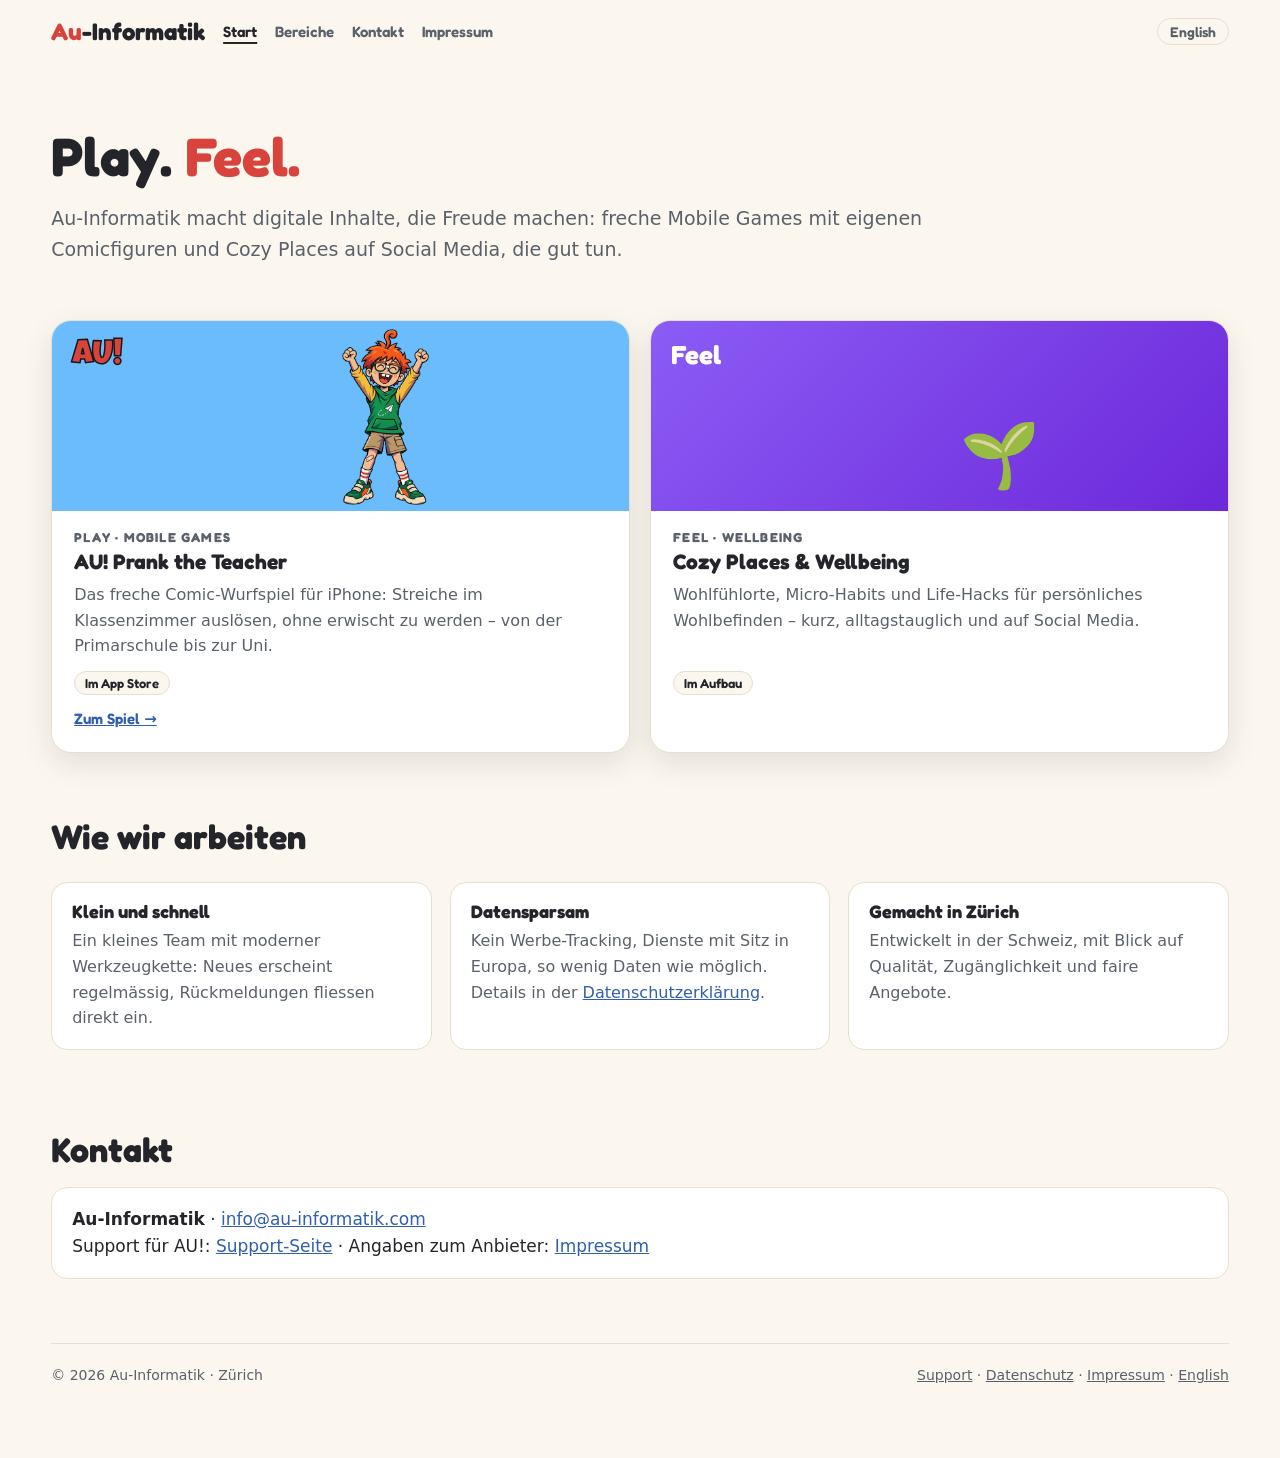
<file: index.html>
<!doctype html>
<html lang="de">
<head>
  <meta charset="utf-8">
  <meta name="viewport" content="width=device-width, initial-scale=1">
  <title>Au-Informatik – Play. Feel.</title>
  <meta name="description" content="Au-Informatik: Play – Mobile Games wie AU! Prank the Teacher; Feel – Cozy Places und Wellbeing auf Social Media.">
  <meta property="og:title" content="Au-Informatik">
  <meta property="og:description" content="Mobile Games und Cozy Places.">
  <meta property="og:url" content="https://au-informatik.com/">
  <meta property="og:type" content="website">
  <link rel="alternate" hreflang="de" href="https://au-informatik.com/">
  <link rel="alternate" hreflang="en" href="https://au-informatik.com/en/">
  <link rel="icon" href="favicon.png">
  <link rel="apple-touch-icon" href="apple-touch-icon.png">
  <link rel="stylesheet" href="stil.css">
</head>
<body>
<main class="breit">
  <header>
    <a class="logo firma" href="index.html"><b>Au</b>-Informatik</a>
    <nav>
      <a href="index.html" aria-current="page">Start</a>
      <a href="#bereiche">Bereiche</a>
      <a href="#kontakt">Kontakt</a>
      <a href="impressum.html">Impressum</a>
    </nav>
    <a class="sprache" href="en/index.html" hreflang="en">English</a>
  </header>

  <section class="firma-held">
    <h1>Play. <em>Feel.</em></h1>
    <p>Au-Informatik macht digitale Inhalte, die Freude machen: freche Mobile Games mit eigenen Comicfiguren und Cozy Places auf Social Media, die gut tun.</p>
  </section>

  <section id="bereiche">
    <div class="saeulen zwei">
      <article class="saeule spiel">
        <div class="kopf"><span class="marke">AU!</span><img src="bilder/figur-jubel.webp" alt="" width="255" height="520"></div>
        <div class="inhalt">
          <p class="bereich">Play · Mobile Games</p>
          <h3>AU! Prank the Teacher</h3>
          <p>Das freche Comic-Wurfspiel für iPhone: Streiche im Klassenzimmer auslösen, ohne erwischt zu werden – von der Primarschule bis zur Uni.</p>
          <span class="status">Im App Store</span>
        </div>
        <p class="weiter"><a href="spiel.html">Zum Spiel →</a></p>
      </article>
      <article class="saeule wohl">
        <div class="kopf"><span class="marke">Feel</span><span class="zeichen-gross" aria-hidden="true">🌱</span></div>
        <div class="inhalt">
          <p class="bereich">Feel · Wellbeing</p>
          <h3>Cozy Places &amp; Wellbeing</h3>
          <p>Wohlfühlorte, Micro-Habits und Life-Hacks für persönliches Wohlbefinden – kurz, alltagstauglich und auf Social Media.</p>
          <span class="status">Im Aufbau</span>
        </div>
        <p class="weiter" aria-hidden="true"></p>
      </article>
    </div>
  </section>

  <section class="block">
    <h2>Wie wir arbeiten</h2>
    <div class="grundsaetze">
      <div class="karte"><h3>Klein und schnell</h3><p>Ein kleines Team mit moderner Werkzeugkette: Neues erscheint regelmässig, Rückmeldungen fliessen direkt ein.</p></div>
      <div class="karte"><h3>Datensparsam</h3><p>Kein Werbe-Tracking, Dienste mit Sitz in Europa, so wenig Daten wie möglich. Details in der <a href="datenschutz.html">Datenschutzerklärung</a>.</p></div>
      <div class="karte"><h3>Gemacht in Zürich</h3><p>Entwickelt in der Schweiz, mit Blick auf Qualität, Zugänglichkeit und faire Angebote.</p></div>
    </div>
  </section>

  <section class="block" id="kontakt">
    <h2>Kontakt</h2>
    <div class="karte">
      <p style="margin:0"><strong>Au-Informatik</strong> · <a href="mailto:info@au-informatik.com">info@au-informatik.com</a><br>
      Support für AU!: <a href="support.html">Support-Seite</a> · Angaben zum Anbieter: <a href="impressum.html">Impressum</a></p>
    </div>
  </section>

  <footer>
    <span>© 2026 Au-Informatik · Zürich</span>
    <span><a href="support.html">Support</a> · <a href="datenschutz.html">Datenschutz</a> · <a href="impressum.html">Impressum</a> · <a href="en/index.html" hreflang="en">English</a></span>
  </footer>
</main>
</body>
</html>
</file>
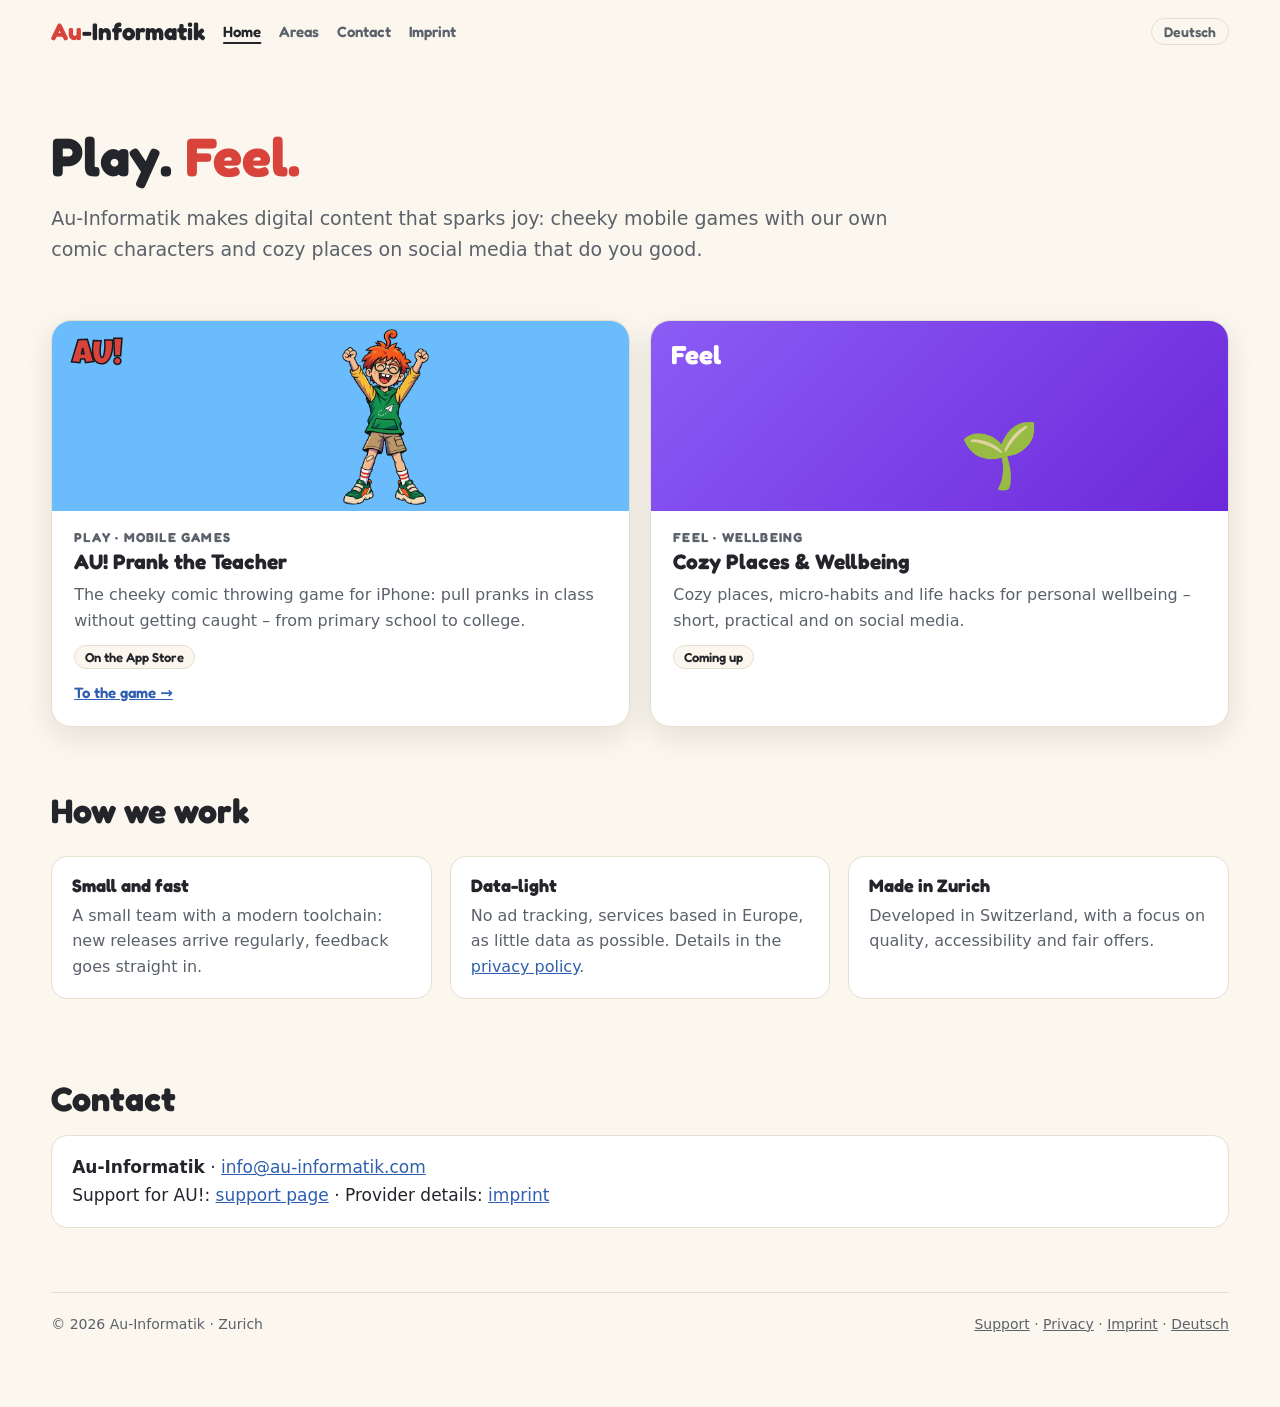
<file: en/index.html>
<!doctype html>
<html lang="en">
<head>
  <meta charset="utf-8">
  <meta name="viewport" content="width=device-width, initial-scale=1">
  <title>Au-Informatik – Play. Feel.</title>
  <meta name="description" content="Au-Informatik: Play – mobile games like AU! Prank the Teacher; Feel – cozy places and wellbeing on social media.">
  <meta property="og:title" content="Au-Informatik">
  <meta property="og:description" content="Mobile games and cozy places.">
  <meta property="og:url" content="https://au-informatik.com/en/">
  <meta property="og:type" content="website">
  <link rel="alternate" hreflang="de" href="https://au-informatik.com/">
  <link rel="alternate" hreflang="en" href="https://au-informatik.com/en/">
  <link rel="icon" href="../favicon.png">
  <link rel="apple-touch-icon" href="../apple-touch-icon.png">
  <link rel="stylesheet" href="../stil.css">
</head>
<body>
<main class="breit">
  <header>
    <a class="logo firma" href="index.html"><b>Au</b>-Informatik</a>
    <nav>
      <a href="index.html" aria-current="page">Home</a>
      <a href="#areas">Areas</a>
      <a href="#contact">Contact</a>
      <a href="imprint.html">Imprint</a>
    </nav>
    <a class="sprache" href="../index.html" hreflang="de">Deutsch</a>
  </header>

  <section class="firma-held">
    <h1>Play. <em>Feel.</em></h1>
    <p>Au-Informatik makes digital content that sparks joy: cheeky mobile games with our own comic characters and cozy places on social media that do you good.</p>
  </section>

  <section id="areas">
    <div class="saeulen zwei">
      <article class="saeule spiel">
        <div class="kopf"><span class="marke">AU!</span><img src="../bilder/figur-jubel.webp" alt="" width="255" height="520"></div>
        <div class="inhalt">
          <p class="bereich">Play · Mobile Games</p>
          <h3>AU! Prank the Teacher</h3>
          <p>The cheeky comic throwing game for iPhone: pull pranks in class without getting caught – from primary school to college.</p>
          <span class="status">On the App Store</span>
        </div>
        <p class="weiter"><a href="game.html">To the game →</a></p>
      </article>
      <article class="saeule wohl">
        <div class="kopf"><span class="marke">Feel</span><span class="zeichen-gross" aria-hidden="true">🌱</span></div>
        <div class="inhalt">
          <p class="bereich">Feel · Wellbeing</p>
          <h3>Cozy Places &amp; Wellbeing</h3>
          <p>Cozy places, micro-habits and life hacks for personal wellbeing – short, practical and on social media.</p>
          <span class="status">Coming up</span>
        </div>
        <p class="weiter" aria-hidden="true"></p>
      </article>
    </div>
  </section>

  <section class="block">
    <h2>How we work</h2>
    <div class="grundsaetze">
      <div class="karte"><h3>Small and fast</h3><p>A small team with a modern toolchain: new releases arrive regularly, feedback goes straight in.</p></div>
      <div class="karte"><h3>Data-light</h3><p>No ad tracking, services based in Europe, as little data as possible. Details in the <a href="privacy.html">privacy policy</a>.</p></div>
      <div class="karte"><h3>Made in Zurich</h3><p>Developed in Switzerland, with a focus on quality, accessibility and fair offers.</p></div>
    </div>
  </section>

  <section class="block" id="contact">
    <h2>Contact</h2>
    <div class="karte">
      <p style="margin:0"><strong>Au-Informatik</strong> · <a href="mailto:info@au-informatik.com">info@au-informatik.com</a><br>
      Support for AU!: <a href="support.html">support page</a> · Provider details: <a href="imprint.html">imprint</a></p>
    </div>
  </section>

  <footer>
    <span>© 2026 Au-Informatik · Zurich</span>
    <span><a href="support.html">Support</a> · <a href="privacy.html">Privacy</a> · <a href="imprint.html">Imprint</a> · <a href="../index.html" hreflang="de">Deutsch</a></span>
  </footer>
</main>
</body>
</html>
</file>
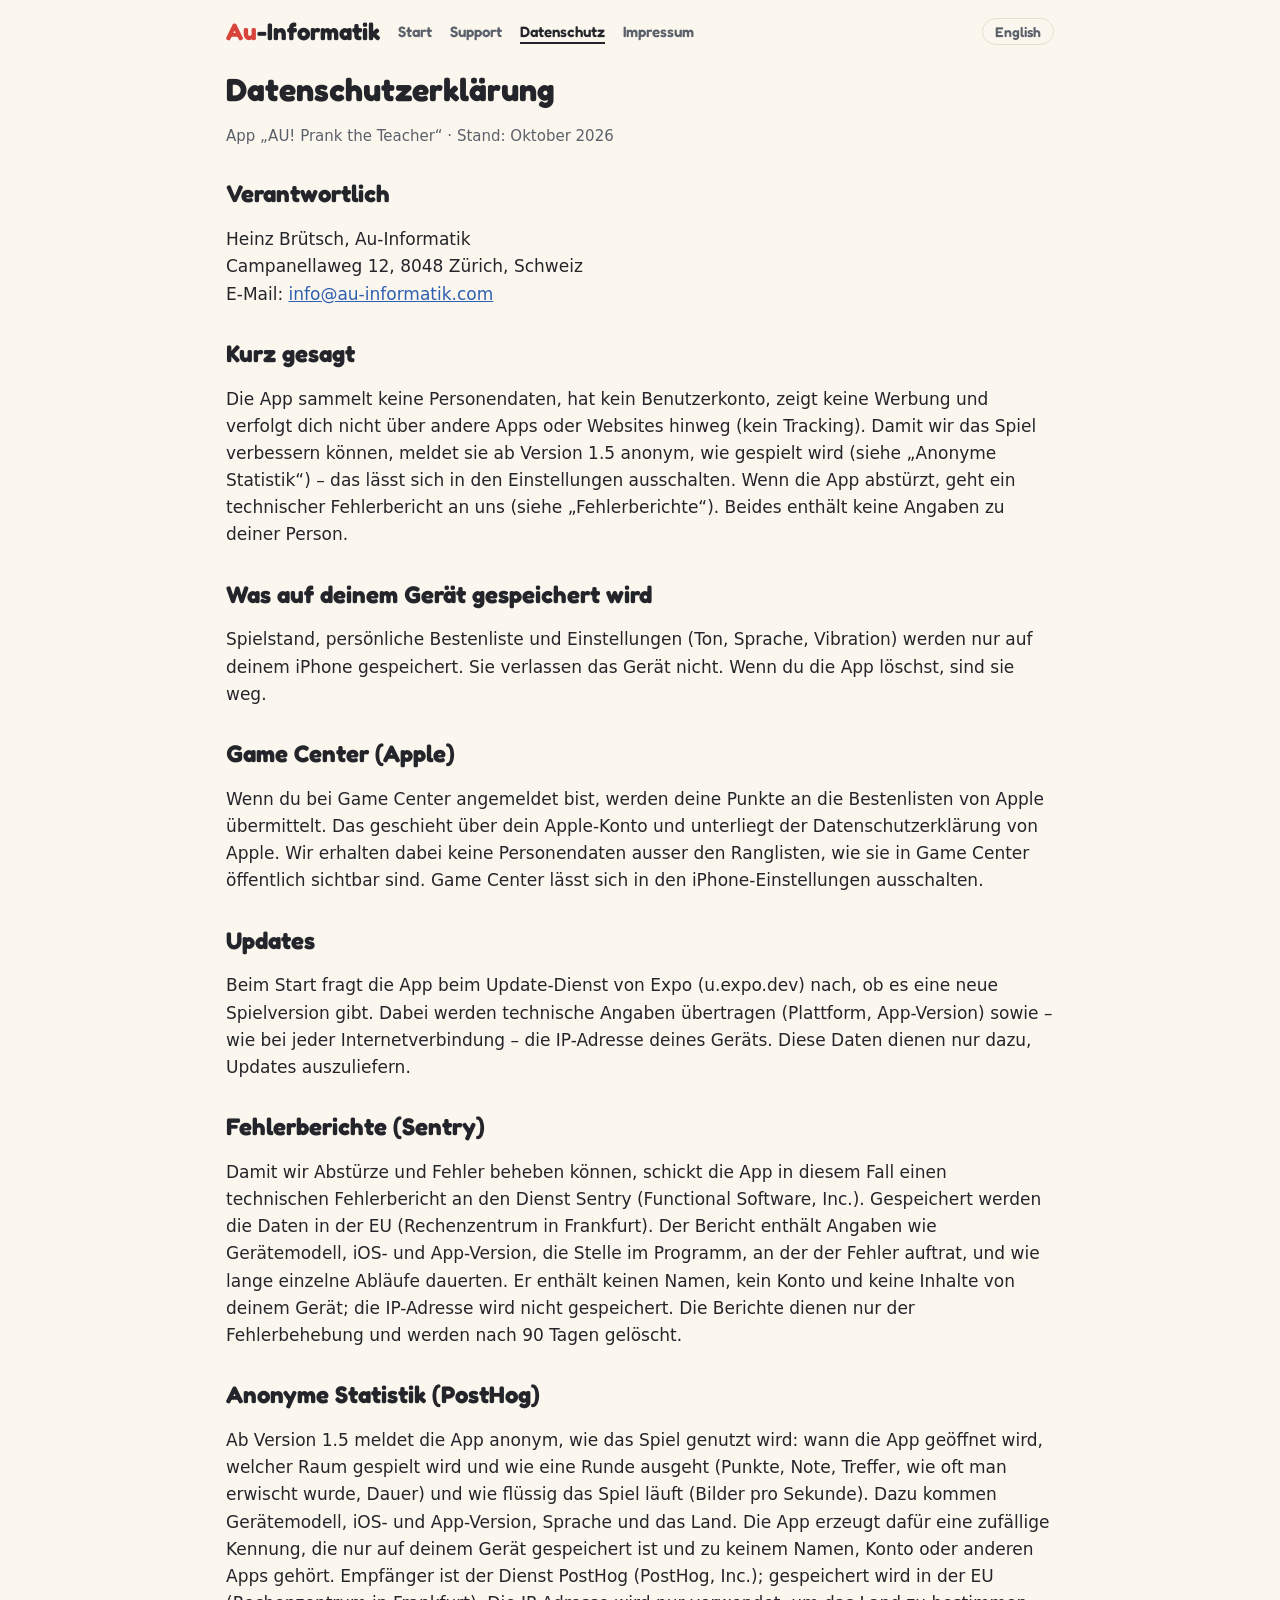
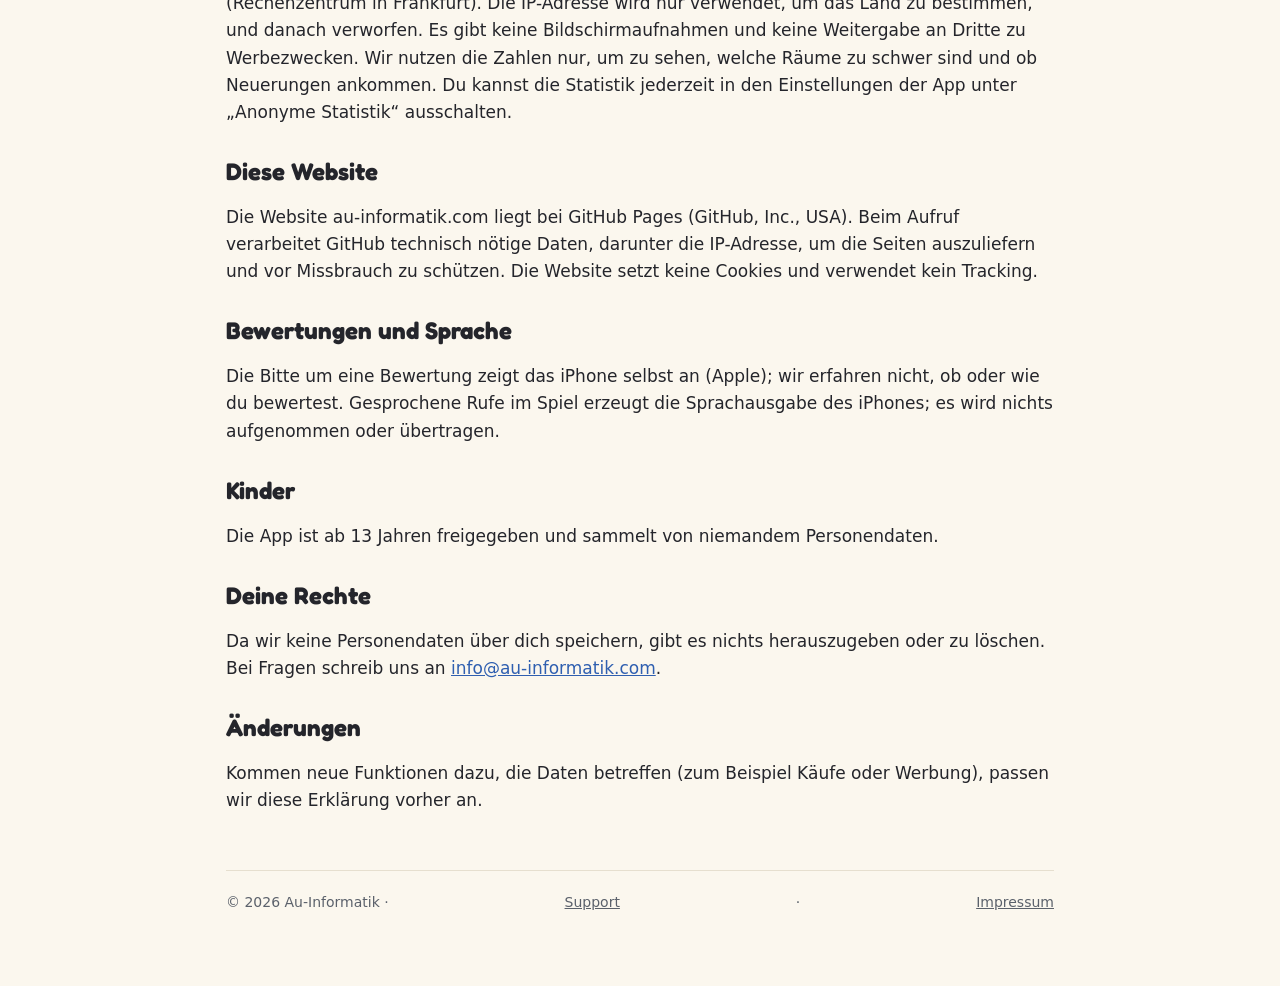
<file: datenschutz.html>
<!doctype html>
<html lang="de">
<head>
  <meta charset="utf-8">
  <meta name="viewport" content="width=device-width, initial-scale=1">
  <title>Datenschutz – AU! Prank the Teacher</title>
  <link rel="icon" href="favicon.png">
  <link rel="stylesheet" href="stil.css">
</head>
<body>
<main>
  <header>
    <a class="logo firma" href="index.html"><b>Au</b>-Informatik</a>
    <nav>
      <a href="index.html">Start</a>
      <a href="support.html">Support</a>
      <a href="datenschutz.html" aria-current="page">Datenschutz</a>
      <a href="impressum.html">Impressum</a>
    </nav>
    <a class="sprache" href="en/privacy.html">English</a>
  </header>

  <h1>Datenschutzerklärung</h1>
  <p class="leise">App „AU! Prank the Teacher“ · Stand: Oktober 2026</p>

  <h2>Verantwortlich</h2>
  <p>Heinz Brütsch, Au-Informatik<br>Campanellaweg 12, 8048 Zürich, Schweiz<br>E-Mail: <a href="mailto:info@au-informatik.com">info@au-informatik.com</a></p>

  <h2>Kurz gesagt</h2>
  <p>Die App sammelt keine Personendaten, hat kein Benutzerkonto, zeigt keine Werbung und verfolgt dich nicht über andere Apps oder Websites hinweg (kein Tracking). Damit wir das Spiel verbessern können, meldet sie ab Version 1.5 anonym, wie gespielt wird (siehe „Anonyme Statistik“) – das lässt sich in den Einstellungen ausschalten. Wenn die App abstürzt, geht ein technischer Fehlerbericht an uns (siehe „Fehlerberichte“). Beides enthält keine Angaben zu deiner Person.</p>

  <h2>Was auf deinem Gerät gespeichert wird</h2>
  <p>Spielstand, persönliche Bestenliste und Einstellungen (Ton, Sprache, Vibration) werden nur auf deinem iPhone gespeichert. Sie verlassen das Gerät nicht. Wenn du die App löschst, sind sie weg.</p>

  <h2>Game Center (Apple)</h2>
  <p>Wenn du bei Game Center angemeldet bist, werden deine Punkte an die Bestenlisten von Apple übermittelt. Das geschieht über dein Apple-Konto und unterliegt der Datenschutzerklärung von Apple. Wir erhalten dabei keine Personendaten ausser den Ranglisten, wie sie in Game Center öffentlich sichtbar sind. Game Center lässt sich in den iPhone-Einstellungen ausschalten.</p>

  <h2>Updates</h2>
  <p>Beim Start fragt die App beim Update-Dienst von Expo (u.expo.dev) nach, ob es eine neue Spielversion gibt. Dabei werden technische Angaben übertragen (Plattform, App-Version) sowie – wie bei jeder Internetverbindung – die IP-Adresse deines Geräts. Diese Daten dienen nur dazu, Updates auszuliefern.</p>

  <h2>Fehlerberichte (Sentry)</h2>
  <p>Damit wir Abstürze und Fehler beheben können, schickt die App in diesem Fall einen technischen Fehlerbericht an den Dienst Sentry (Functional Software, Inc.). Gespeichert werden die Daten in der EU (Rechenzentrum in Frankfurt). Der Bericht enthält Angaben wie Gerätemodell, iOS- und App-Version, die Stelle im Programm, an der der Fehler auftrat, und wie lange einzelne Abläufe dauerten. Er enthält keinen Namen, kein Konto und keine Inhalte von deinem Gerät; die IP-Adresse wird nicht gespeichert. Die Berichte dienen nur der Fehlerbehebung und werden nach 90 Tagen gelöscht.</p>

  <h2>Anonyme Statistik (PostHog)</h2>
  <p>Ab Version 1.5 meldet die App anonym, wie das Spiel genutzt wird: wann die App geöffnet wird, welcher Raum gespielt wird und wie eine Runde ausgeht (Punkte, Note, Treffer, wie oft man erwischt wurde, Dauer) und wie flüssig das Spiel läuft (Bilder pro Sekunde). Dazu kommen Gerätemodell, iOS- und App-Version, Sprache und das Land. Die App erzeugt dafür eine zufällige Kennung, die nur auf deinem Gerät gespeichert ist und zu keinem Namen, Konto oder anderen Apps gehört. Empfänger ist der Dienst PostHog (PostHog, Inc.); gespeichert wird in der EU (Rechenzentrum in Frankfurt). Die IP-Adresse wird nur verwendet, um das Land zu bestimmen, und danach verworfen. Es gibt keine Bildschirmaufnahmen und keine Weitergabe an Dritte zu Werbezwecken. Wir nutzen die Zahlen nur, um zu sehen, welche Räume zu schwer sind und ob Neuerungen ankommen. Du kannst die Statistik jederzeit in den Einstellungen der App unter „Anonyme Statistik“ ausschalten.</p>

  <h2>Diese Website</h2>
  <p>Die Website au-informatik.com liegt bei GitHub Pages (GitHub, Inc., USA). Beim Aufruf verarbeitet GitHub technisch nötige Daten, darunter die IP-Adresse, um die Seiten auszuliefern und vor Missbrauch zu schützen. Die Website setzt keine Cookies und verwendet kein Tracking.</p>

  <h2>Bewertungen und Sprache</h2>
  <p>Die Bitte um eine Bewertung zeigt das iPhone selbst an (Apple); wir erfahren nicht, ob oder wie du bewertest. Gesprochene Rufe im Spiel erzeugt die Sprachausgabe des iPhones; es wird nichts aufgenommen oder übertragen.</p>

  <h2>Kinder</h2>
  <p>Die App ist ab 13 Jahren freigegeben und sammelt von niemandem Personendaten.</p>

  <h2>Deine Rechte</h2>
  <p>Da wir keine Personendaten über dich speichern, gibt es nichts herauszugeben oder zu löschen. Bei Fragen schreib uns an <a href="mailto:info@au-informatik.com">info@au-informatik.com</a>.</p>

  <h2>Änderungen</h2>
  <p>Kommen neue Funktionen dazu, die Daten betreffen (zum Beispiel Käufe oder Werbung), passen wir diese Erklärung vorher an.</p>

  <footer>
    © 2026 Au-Informatik · <a href="support.html">Support</a> · <a href="impressum.html">Impressum</a>
  </footer>
</main>
</body>
</html>
</file>
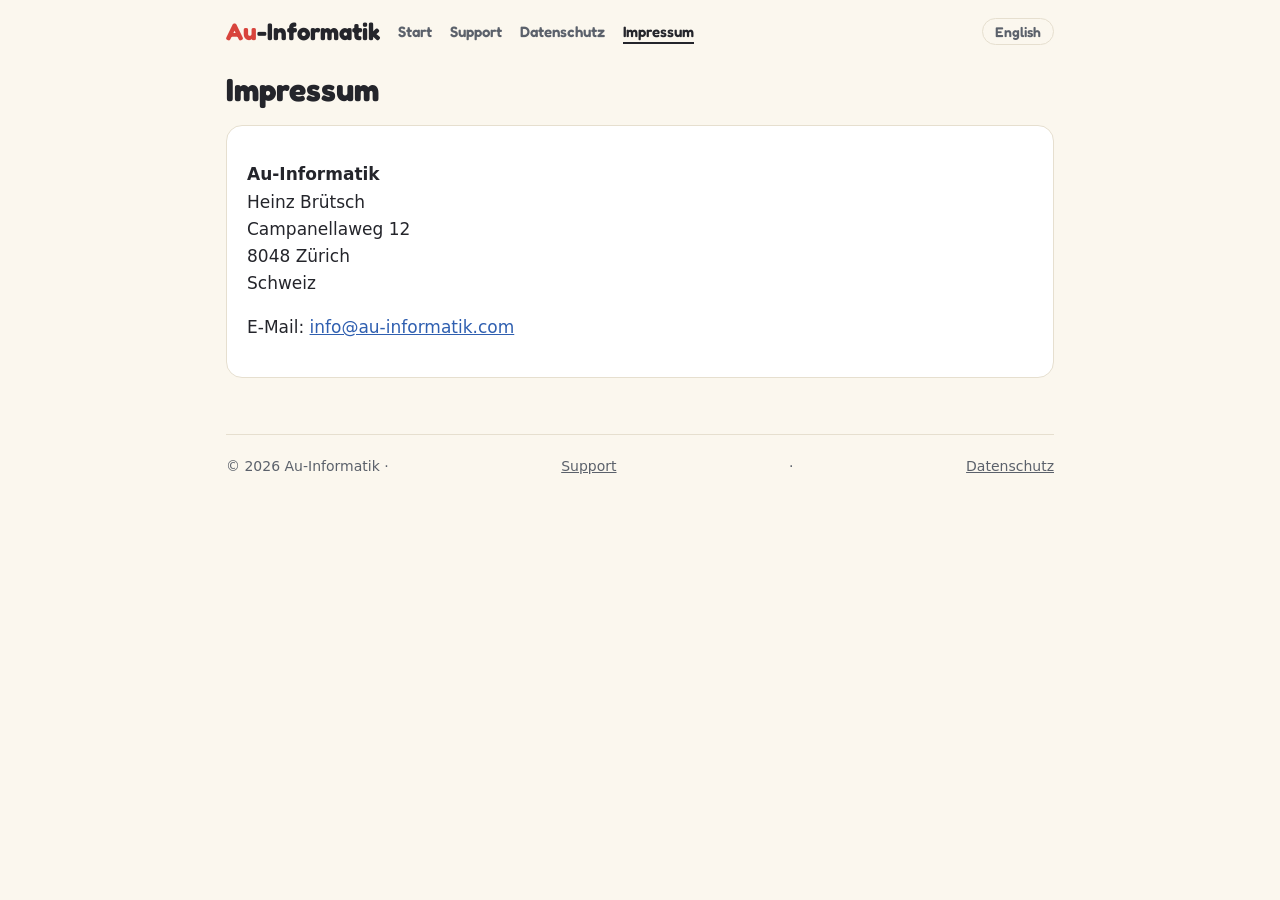
<file: impressum.html>
<!doctype html>
<html lang="de">
<head>
  <meta charset="utf-8">
  <meta name="viewport" content="width=device-width, initial-scale=1">
  <title>Impressum – Au-Informatik</title>
  <link rel="icon" href="favicon.png">
  <link rel="stylesheet" href="stil.css">
</head>
<body>
<main>
  <header>
    <a class="logo firma" href="index.html"><b>Au</b>-Informatik</a>
    <nav>
      <a href="index.html">Start</a>
      <a href="support.html">Support</a>
      <a href="datenschutz.html">Datenschutz</a>
      <a href="impressum.html" aria-current="page">Impressum</a>
    </nav>
    <a class="sprache" href="en/imprint.html">English</a>
  </header>

  <h1>Impressum</h1>
  <div class="karte">
    <p><strong>Au-Informatik</strong><br>
    Heinz Brütsch<br>
    Campanellaweg 12<br>
    8048 Zürich<br>
    Schweiz</p>
    <p>E-Mail: <a href="mailto:info@au-informatik.com">info@au-informatik.com</a></p>
  </div>

  <footer>
    © 2026 Au-Informatik · <a href="support.html">Support</a> · <a href="datenschutz.html">Datenschutz</a>
  </footer>
</main>
</body>
</html>
</file>
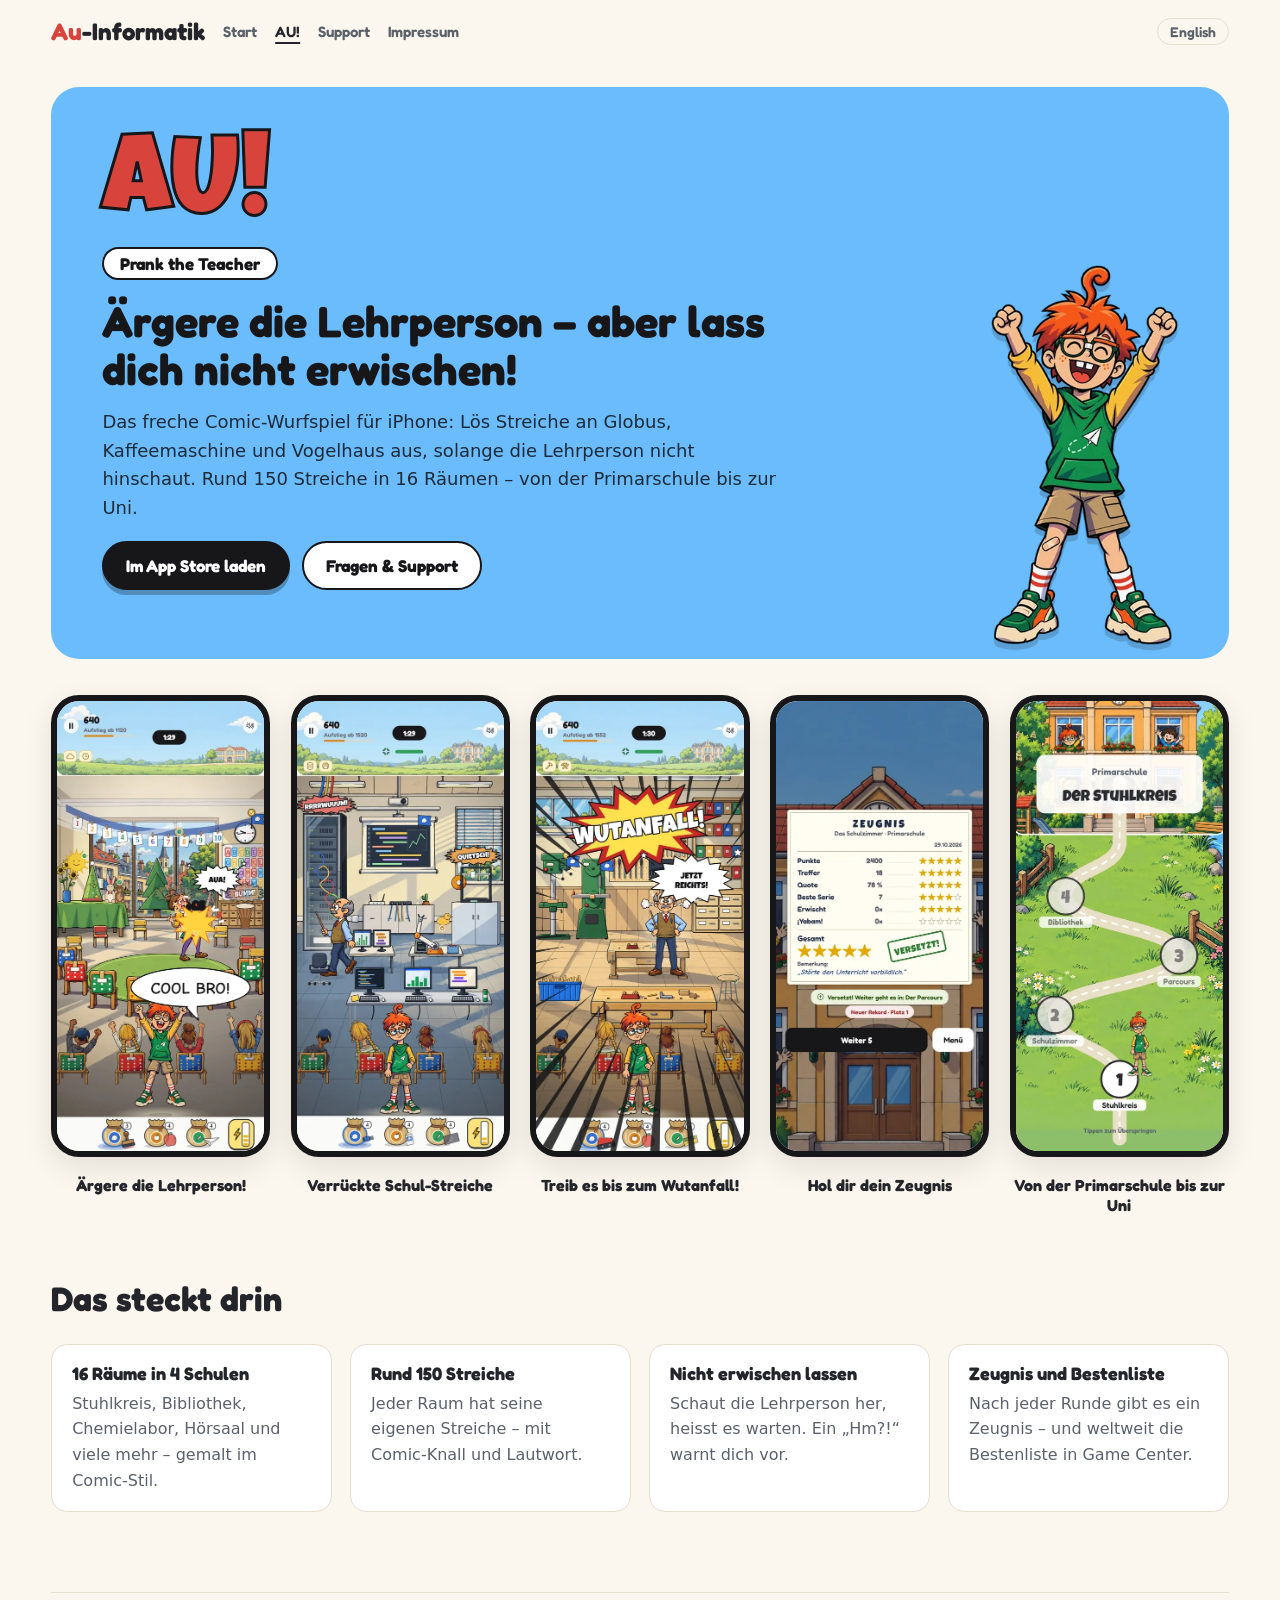
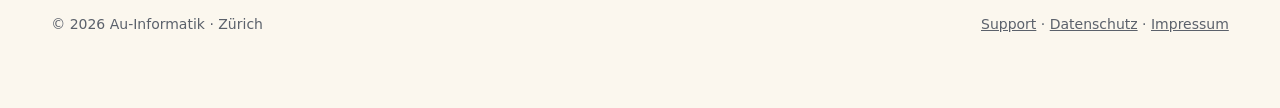
<file: spiel.html>
<!doctype html>
<html lang="de">
<head>
  <meta charset="utf-8">
  <meta name="viewport" content="width=device-width, initial-scale=1">
  <title>AU! Prank the Teacher – das freche Comic-Wurfspiel für iPhone</title>
  <meta name="description" content="AU! Prank the Teacher: Streiche im Klassenzimmer auslösen, ohne erwischt zu werden – rund 150 Streiche in 16 Räumen, von der Primarschule bis zur Uni. Für iPhone.">
  <meta name="apple-itunes-app" content="app-id=6805339913">
  <meta property="og:title" content="AU! Prank the Teacher">
  <meta property="og:description" content="Streiche im Klassenzimmer auslösen, ohne erwischt zu werden. Das freche Comic-Wurfspiel für iPhone.">
  <meta property="og:url" content="https://au-informatik.com/spiel.html">
  <meta property="og:type" content="website">
  <link rel="alternate" hreflang="de" href="https://au-informatik.com/spiel.html">
  <link rel="alternate" hreflang="en" href="https://au-informatik.com/en/game.html">
  <link rel="icon" href="favicon.png">
  <link rel="apple-touch-icon" href="apple-touch-icon.png">
  <link rel="stylesheet" href="stil.css">
</head>
<body>
<main class="breit">
  <header>
    <a class="logo firma" href="index.html"><b>Au</b>-Informatik</a>
    <nav>
      <a href="index.html">Start</a>
      <a href="spiel.html" aria-current="page">AU!</a>
      <a href="support.html">Support</a>
      <a href="impressum.html">Impressum</a>
    </nav>
    <a class="sprache" href="en/game.html" hreflang="en">English</a>
  </header>

  <section class="spiel-held">
    <div class="spiel-text">
      <p class="spiel-marke">AU!</p>
      <p class="spiel-unter">Prank the Teacher</p>
      <h1>Ärgere die Lehrperson – aber lass dich nicht erwischen!</h1>
      <p>Das freche Comic-Wurfspiel für iPhone: Lös Streiche an Globus, Kaffeemaschine und Vogelhaus aus, solange die Lehrperson nicht hinschaut. Rund 150 Streiche in 16 Räumen – von der Primarschule bis zur Uni.</p>
      <p class="spiel-knoepfe"><a class="knopf" href="https://apps.apple.com/app/id6805339913">Im App Store laden</a> <a class="knopf hell" href="support.html">Fragen & Support</a></p>
    </div>
    <img class="spiel-figur" src="bilder/figur-jubel.webp" alt="" width="255" height="520">
  </section>

  <section class="spiel-bilder">
      <figure>
        <img src="bilder/spiel-de-1.webp" alt="Ärgere die Lehrperson!" width="480" height="1043" loading="lazy">
        <figcaption>Ärgere die Lehrperson!</figcaption>
      </figure>
      <figure>
        <img src="bilder/spiel-de-2.webp" alt="Verrückte Schul-Streiche" width="480" height="1043" loading="lazy">
        <figcaption>Verrückte Schul-Streiche</figcaption>
      </figure>
      <figure>
        <img src="bilder/spiel-de-3.webp" alt="Treib es bis zum Wutanfall!" width="480" height="1043" loading="lazy">
        <figcaption>Treib es bis zum Wutanfall!</figcaption>
      </figure>
      <figure>
        <img src="bilder/spiel-de-4.webp" alt="Hol dir dein Zeugnis" width="480" height="1043" loading="lazy">
        <figcaption>Hol dir dein Zeugnis</figcaption>
      </figure>
      <figure>
        <img src="bilder/spiel-de-5.webp" alt="Von der Primarschule bis zur Uni" width="480" height="1043" loading="lazy">
        <figcaption>Von der Primarschule bis zur Uni</figcaption>
      </figure>
  </section>

  <section class="block">
    <h2>Das steckt drin</h2>
    <div class="grundsaetze vier">
      <div class="karte"><h3>16 Räume in 4 Schulen</h3><p>Stuhlkreis, Bibliothek, Chemielabor, Hörsaal und viele mehr – gemalt im Comic-Stil.</p></div>
      <div class="karte"><h3>Rund 150 Streiche</h3><p>Jeder Raum hat seine eigenen Streiche – mit Comic-Knall und Lautwort.</p></div>
      <div class="karte"><h3>Nicht erwischen lassen</h3><p>Schaut die Lehrperson her, heisst es warten. Ein „Hm?!“ warnt dich vor.</p></div>
      <div class="karte"><h3>Zeugnis und Bestenliste</h3><p>Nach jeder Runde gibt es ein Zeugnis – und weltweit die Bestenliste in Game Center.</p></div>
    </div>
  </section>

  <footer>
    <span>© 2026 Au-Informatik · Zürich</span>
    <span><a href="support.html">Support</a> · <a href="datenschutz.html">Datenschutz</a> · <a href="impressum.html">Impressum</a></span>
  </footer>
</main>
</body>
</html>
</file>
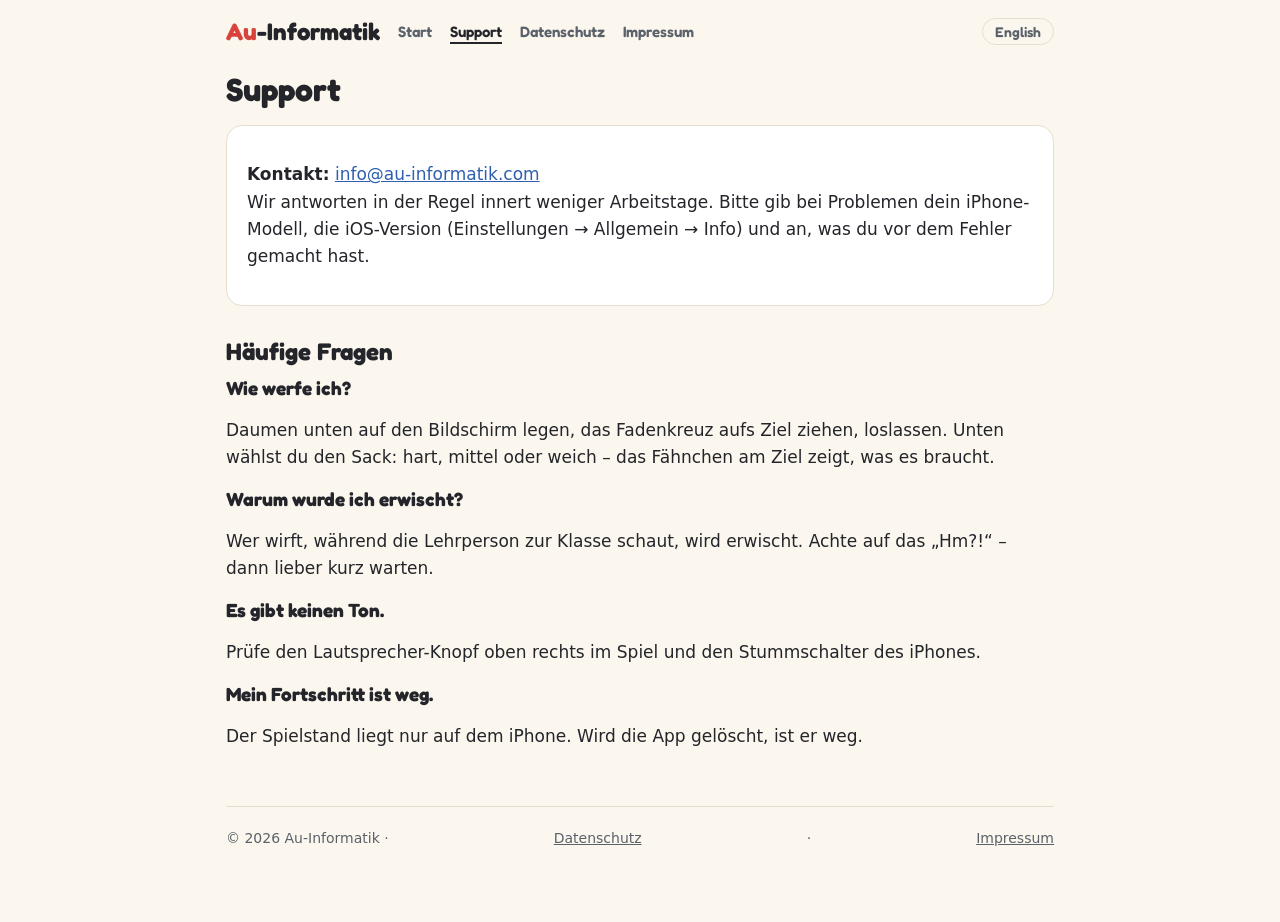
<file: support.html>
<!doctype html>
<html lang="de">
<head>
  <meta charset="utf-8">
  <meta name="viewport" content="width=device-width, initial-scale=1">
  <title>Support – AU! Prank the Teacher</title>
  <link rel="icon" href="favicon.png">
  <link rel="stylesheet" href="stil.css">
</head>
<body>
<main>
  <header>
    <a class="logo firma" href="index.html"><b>Au</b>-Informatik</a>
    <nav>
      <a href="index.html">Start</a>
      <a href="support.html" aria-current="page">Support</a>
      <a href="datenschutz.html">Datenschutz</a>
      <a href="impressum.html">Impressum</a>
    </nav>
    <a class="sprache" href="en/support.html">English</a>
  </header>

  <h1>Support</h1>
  <div class="karte">
    <p><strong>Kontakt:</strong> <a href="mailto:info@au-informatik.com">info@au-informatik.com</a><br>
    Wir antworten in der Regel innert weniger Arbeitstage. Bitte gib bei Problemen dein iPhone-Modell, die iOS-Version (Einstellungen → Allgemein → Info) und an, was du vor dem Fehler gemacht hast.</p>
  </div>

  <h2>Häufige Fragen</h2>
  <h3>Wie werfe ich?</h3>
  <p>Daumen unten auf den Bildschirm legen, das Fadenkreuz aufs Ziel ziehen, loslassen. Unten wählst du den Sack: hart, mittel oder weich – das Fähnchen am Ziel zeigt, was es braucht.</p>
  <h3>Warum wurde ich erwischt?</h3>
  <p>Wer wirft, während die Lehrperson zur Klasse schaut, wird erwischt. Achte auf das „Hm?!“ – dann lieber kurz warten.</p>
  <h3>Es gibt keinen Ton.</h3>
  <p>Prüfe den Lautsprecher-Knopf oben rechts im Spiel und den Stummschalter des iPhones.</p>
  <h3>Mein Fortschritt ist weg.</h3>
  <p>Der Spielstand liegt nur auf dem iPhone. Wird die App gelöscht, ist er weg.</p>

  <footer>
    © 2026 Au-Informatik · <a href="datenschutz.html">Datenschutz</a> · <a href="impressum.html">Impressum</a>
  </footer>
</main>
</body>
</html>
</file>
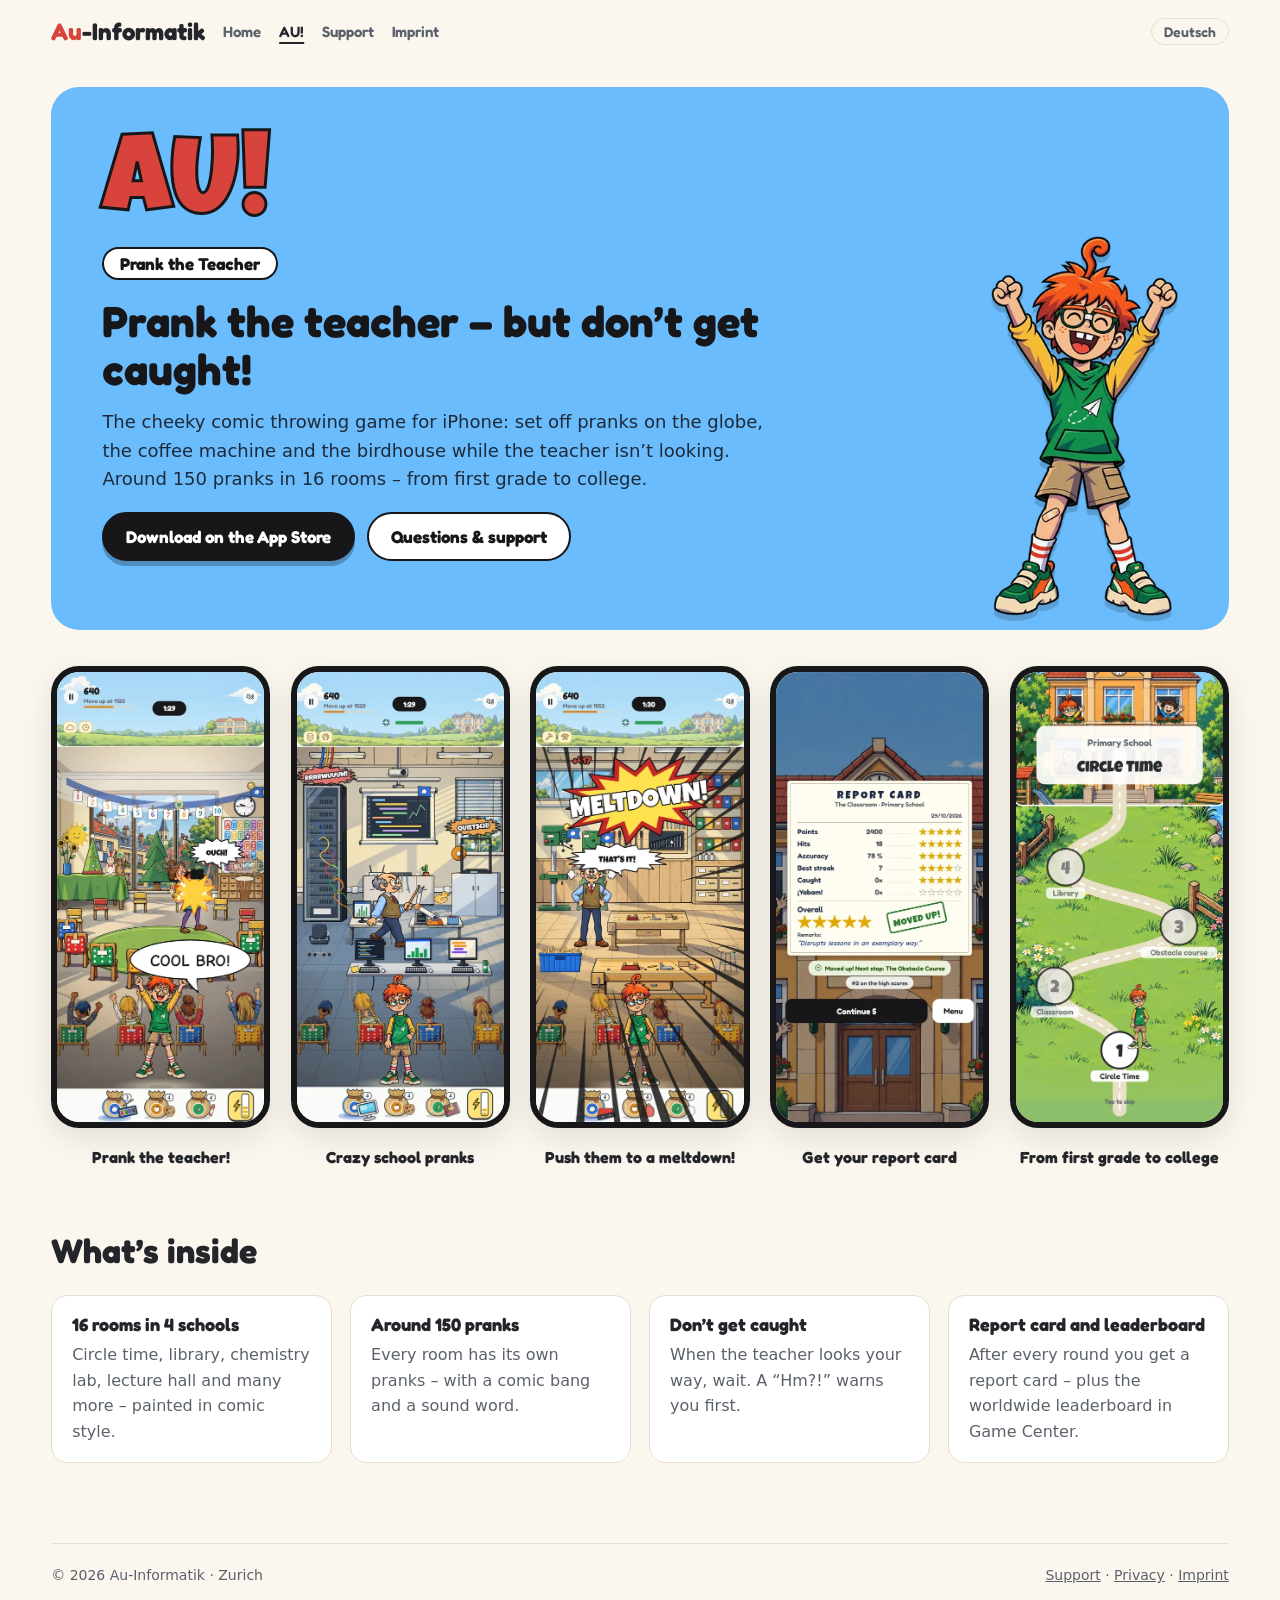
<file: en/game.html>
<!doctype html>
<html lang="en">
<head>
  <meta charset="utf-8">
  <meta name="viewport" content="width=device-width, initial-scale=1">
  <title>AU! Prank the Teacher – the cheeky comic throwing game for iPhone</title>
  <meta name="description" content="AU! Prank the Teacher: pull pranks in class without getting caught – around 150 pranks in 16 rooms, from first grade to college. For iPhone.">
  <meta name="apple-itunes-app" content="app-id=6805339913">
  <meta property="og:title" content="AU! Prank the Teacher">
  <meta property="og:description" content="Pull pranks in class without getting caught. The cheeky comic throwing game for iPhone.">
  <meta property="og:url" content="https://au-informatik.com/en/game.html">
  <meta property="og:type" content="website">
  <link rel="alternate" hreflang="de" href="https://au-informatik.com/spiel.html">
  <link rel="alternate" hreflang="en" href="https://au-informatik.com/en/game.html">
  <link rel="icon" href="../favicon.png">
  <link rel="apple-touch-icon" href="../apple-touch-icon.png">
  <link rel="stylesheet" href="../stil.css">
</head>
<body>
<main class="breit">
  <header>
    <a class="logo firma" href="index.html"><b>Au</b>-Informatik</a>
    <nav>
      <a href="index.html">Home</a>
      <a href="game.html" aria-current="page">AU!</a>
      <a href="support.html">Support</a>
      <a href="imprint.html">Imprint</a>
    </nav>
    <a class="sprache" href="../spiel.html" hreflang="de">Deutsch</a>
  </header>

  <section class="spiel-held">
    <div class="spiel-text">
      <p class="spiel-marke">AU!</p>
      <p class="spiel-unter">Prank the Teacher</p>
      <h1>Prank the teacher – but don’t get caught!</h1>
      <p>The cheeky comic throwing game for iPhone: set off pranks on the globe, the coffee machine and the birdhouse while the teacher isn’t looking. Around 150 pranks in 16 rooms – from first grade to college.</p>
      <p class="spiel-knoepfe"><a class="knopf" href="https://apps.apple.com/app/id6805339913">Download on the App Store</a> <a class="knopf hell" href="support.html">Questions & support</a></p>
    </div>
    <img class="spiel-figur" src="../bilder/figur-jubel.webp" alt="" width="255" height="520">
  </section>

  <section class="spiel-bilder">
      <figure>
        <img src="../bilder/spiel-en-1.webp" alt="Prank the teacher!" width="480" height="1043" loading="lazy">
        <figcaption>Prank the teacher!</figcaption>
      </figure>
      <figure>
        <img src="../bilder/spiel-en-2.webp" alt="Crazy school pranks" width="480" height="1043" loading="lazy">
        <figcaption>Crazy school pranks</figcaption>
      </figure>
      <figure>
        <img src="../bilder/spiel-en-3.webp" alt="Push them to a meltdown!" width="480" height="1043" loading="lazy">
        <figcaption>Push them to a meltdown!</figcaption>
      </figure>
      <figure>
        <img src="../bilder/spiel-en-4.webp" alt="Get your report card" width="480" height="1043" loading="lazy">
        <figcaption>Get your report card</figcaption>
      </figure>
      <figure>
        <img src="../bilder/spiel-en-5.webp" alt="From first grade to college" width="480" height="1043" loading="lazy">
        <figcaption>From first grade to college</figcaption>
      </figure>
  </section>

  <section class="block">
    <h2>What’s inside</h2>
    <div class="grundsaetze vier">
      <div class="karte"><h3>16 rooms in 4 schools</h3><p>Circle time, library, chemistry lab, lecture hall and many more – painted in comic style.</p></div>
      <div class="karte"><h3>Around 150 pranks</h3><p>Every room has its own pranks – with a comic bang and a sound word.</p></div>
      <div class="karte"><h3>Don’t get caught</h3><p>When the teacher looks your way, wait. A “Hm?!” warns you first.</p></div>
      <div class="karte"><h3>Report card and leaderboard</h3><p>After every round you get a report card – plus the worldwide leaderboard in Game Center.</p></div>
    </div>
  </section>

  <footer>
    <span>© 2026 Au-Informatik · Zurich</span>
    <span><a href="support.html">Support</a> · <a href="privacy.html">Privacy</a> · <a href="imprint.html">Imprint</a></span>
  </footer>
</main>
</body>
</html>
</file>
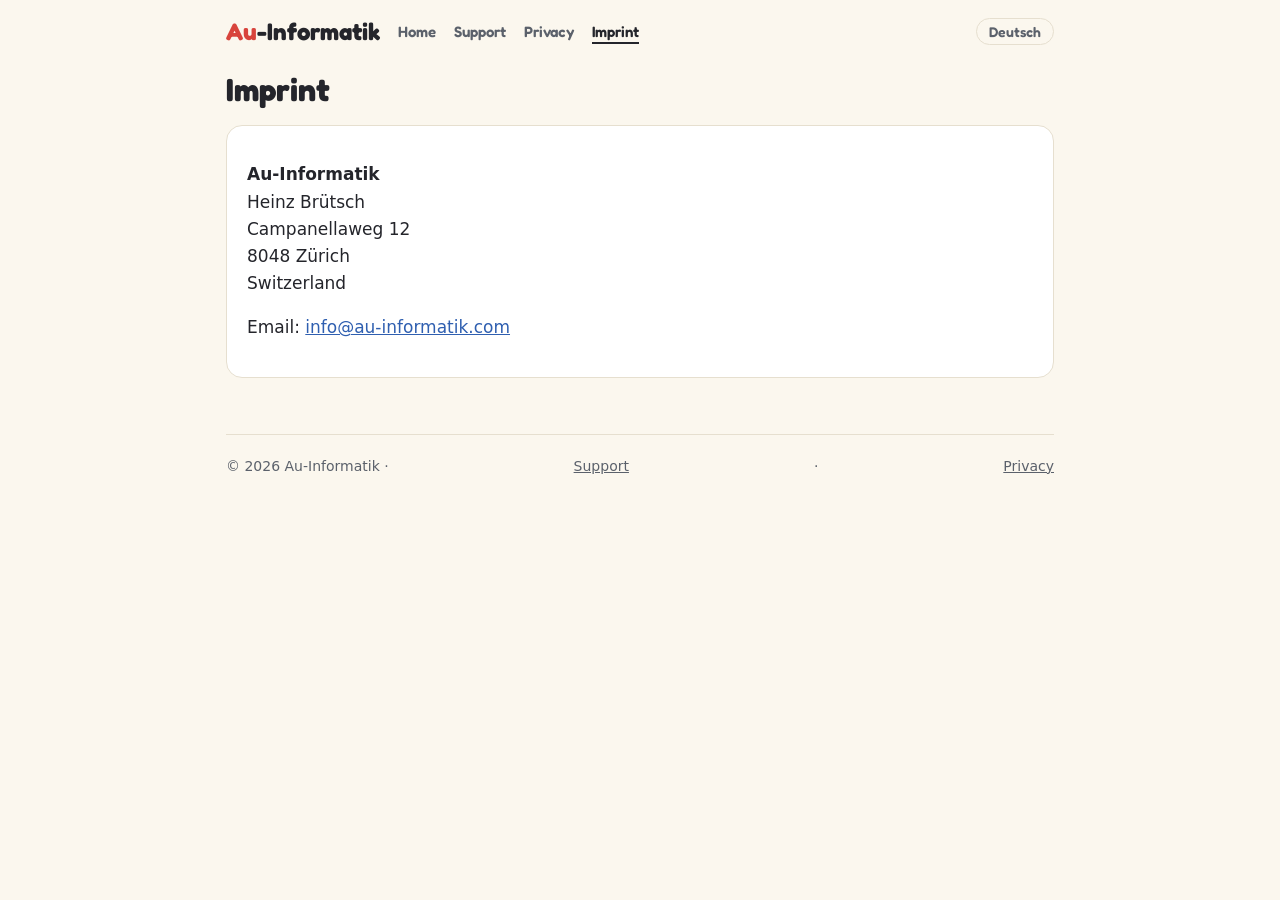
<file: en/imprint.html>
<!doctype html>
<html lang="en">
<head>
  <meta charset="utf-8">
  <meta name="viewport" content="width=device-width, initial-scale=1">
  <title>Imprint – Au-Informatik</title>
  <link rel="icon" href="../favicon.png">
  <link rel="stylesheet" href="../stil.css">
</head>
<body>
<main>
  <header>
    <a class="logo firma" href="index.html"><b>Au</b>-Informatik</a>
    <nav>
      <a href="index.html">Home</a>
      <a href="support.html">Support</a>
      <a href="privacy.html">Privacy</a>
      <a href="imprint.html" aria-current="page">Imprint</a>
    </nav>
    <a class="sprache" href="../impressum.html">Deutsch</a>
  </header>
  <h1>Imprint</h1>
  <div class="karte">
    <p><strong>Au-Informatik</strong><br>Heinz Brütsch<br>Campanellaweg 12<br>8048 Zürich<br>Switzerland</p>
    <p>Email: <a href="mailto:info@au-informatik.com">info@au-informatik.com</a></p>
  </div>
  <footer>© 2026 Au-Informatik · <a href="support.html">Support</a> · <a href="privacy.html">Privacy</a></footer>
</main>
</body>
</html>
</file>
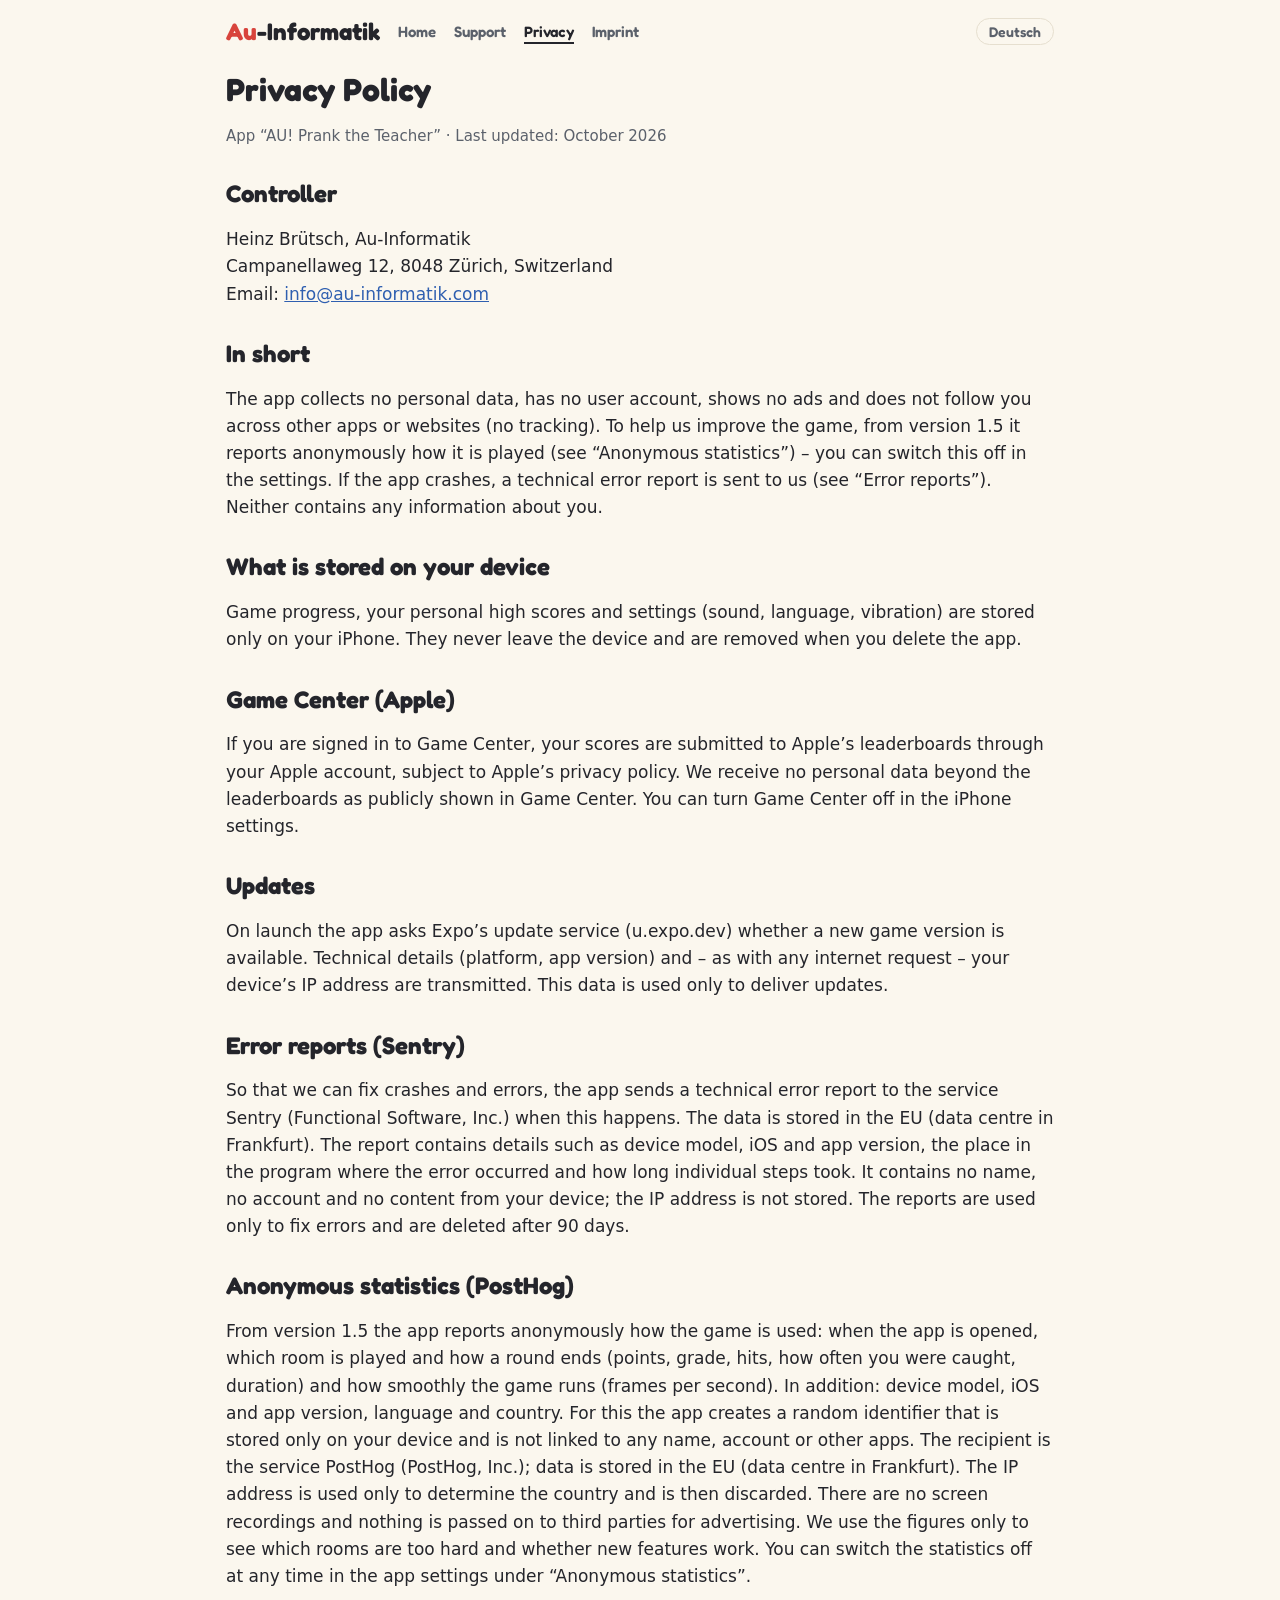
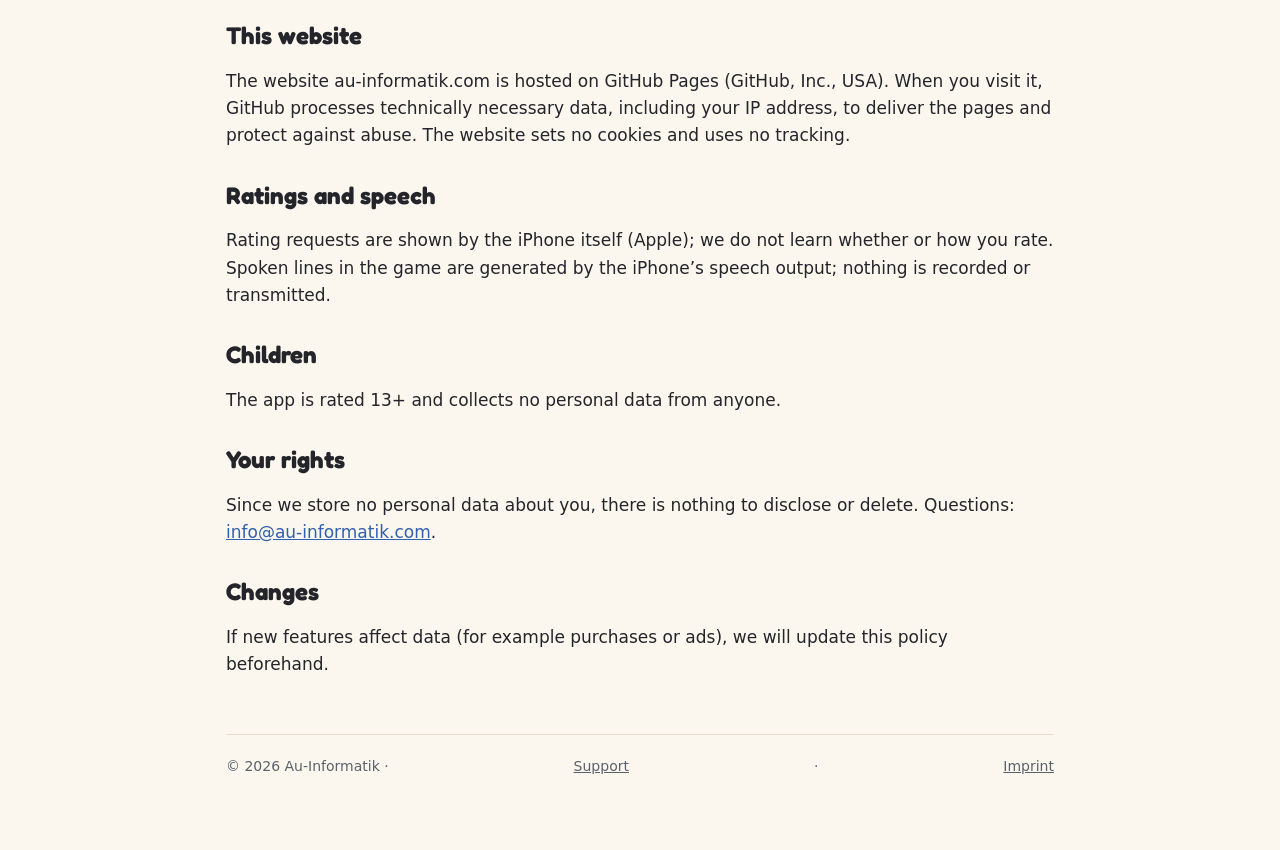
<file: en/privacy.html>
<!doctype html>
<html lang="en">
<head>
  <meta charset="utf-8">
  <meta name="viewport" content="width=device-width, initial-scale=1">
  <title>Privacy – AU! Prank the Teacher</title>
  <link rel="icon" href="../favicon.png">
  <link rel="stylesheet" href="../stil.css">
</head>
<body>
<main>
  <header>
    <a class="logo firma" href="index.html"><b>Au</b>-Informatik</a>
    <nav>
      <a href="index.html">Home</a>
      <a href="support.html">Support</a>
      <a href="privacy.html" aria-current="page">Privacy</a>
      <a href="imprint.html">Imprint</a>
    </nav>
    <a class="sprache" href="../datenschutz.html">Deutsch</a>
  </header>
  <h1>Privacy Policy</h1>
  <p class="leise">App “AU! Prank the Teacher” · Last updated: October 2026</p>

  <h2>Controller</h2>
  <p>Heinz Brütsch, Au-Informatik<br>Campanellaweg 12, 8048 Zürich, Switzerland<br>Email: <a href="mailto:info@au-informatik.com">info@au-informatik.com</a></p>

  <h2>In short</h2>
  <p>The app collects no personal data, has no user account, shows no ads and does not follow you across other apps or websites (no tracking). To help us improve the game, from version 1.5 it reports anonymously how it is played (see “Anonymous statistics”) – you can switch this off in the settings. If the app crashes, a technical error report is sent to us (see “Error reports”). Neither contains any information about you.</p>

  <h2>What is stored on your device</h2>
  <p>Game progress, your personal high scores and settings (sound, language, vibration) are stored only on your iPhone. They never leave the device and are removed when you delete the app.</p>

  <h2>Game Center (Apple)</h2>
  <p>If you are signed in to Game Center, your scores are submitted to Apple’s leaderboards through your Apple account, subject to Apple’s privacy policy. We receive no personal data beyond the leaderboards as publicly shown in Game Center. You can turn Game Center off in the iPhone settings.</p>

  <h2>Updates</h2>
  <p>On launch the app asks Expo’s update service (u.expo.dev) whether a new game version is available. Technical details (platform, app version) and – as with any internet request – your device’s IP address are transmitted. This data is used only to deliver updates.</p>

  <h2>Error reports (Sentry)</h2>
  <p>So that we can fix crashes and errors, the app sends a technical error report to the service Sentry (Functional Software, Inc.) when this happens. The data is stored in the EU (data centre in Frankfurt). The report contains details such as device model, iOS and app version, the place in the program where the error occurred and how long individual steps took. It contains no name, no account and no content from your device; the IP address is not stored. The reports are used only to fix errors and are deleted after 90 days.</p>

  <h2>Anonymous statistics (PostHog)</h2>
  <p>From version 1.5 the app reports anonymously how the game is used: when the app is opened, which room is played and how a round ends (points, grade, hits, how often you were caught, duration) and how smoothly the game runs (frames per second). In addition: device model, iOS and app version, language and country. For this the app creates a random identifier that is stored only on your device and is not linked to any name, account or other apps. The recipient is the service PostHog (PostHog, Inc.); data is stored in the EU (data centre in Frankfurt). The IP address is used only to determine the country and is then discarded. There are no screen recordings and nothing is passed on to third parties for advertising. We use the figures only to see which rooms are too hard and whether new features work. You can switch the statistics off at any time in the app settings under “Anonymous statistics”.</p>

  <h2>This website</h2>
  <p>The website au-informatik.com is hosted on GitHub Pages (GitHub, Inc., USA). When you visit it, GitHub processes technically necessary data, including your IP address, to deliver the pages and protect against abuse. The website sets no cookies and uses no tracking.</p>

  <h2>Ratings and speech</h2>
  <p>Rating requests are shown by the iPhone itself (Apple); we do not learn whether or how you rate. Spoken lines in the game are generated by the iPhone’s speech output; nothing is recorded or transmitted.</p>

  <h2>Children</h2>
  <p>The app is rated 13+ and collects no personal data from anyone.</p>

  <h2>Your rights</h2>
  <p>Since we store no personal data about you, there is nothing to disclose or delete. Questions: <a href="mailto:info@au-informatik.com">info@au-informatik.com</a>.</p>

  <h2>Changes</h2>
  <p>If new features affect data (for example purchases or ads), we will update this policy beforehand.</p>
  <footer>© 2026 Au-Informatik · <a href="support.html">Support</a> · <a href="imprint.html">Imprint</a></footer>
</main>
</body>
</html>
</file>
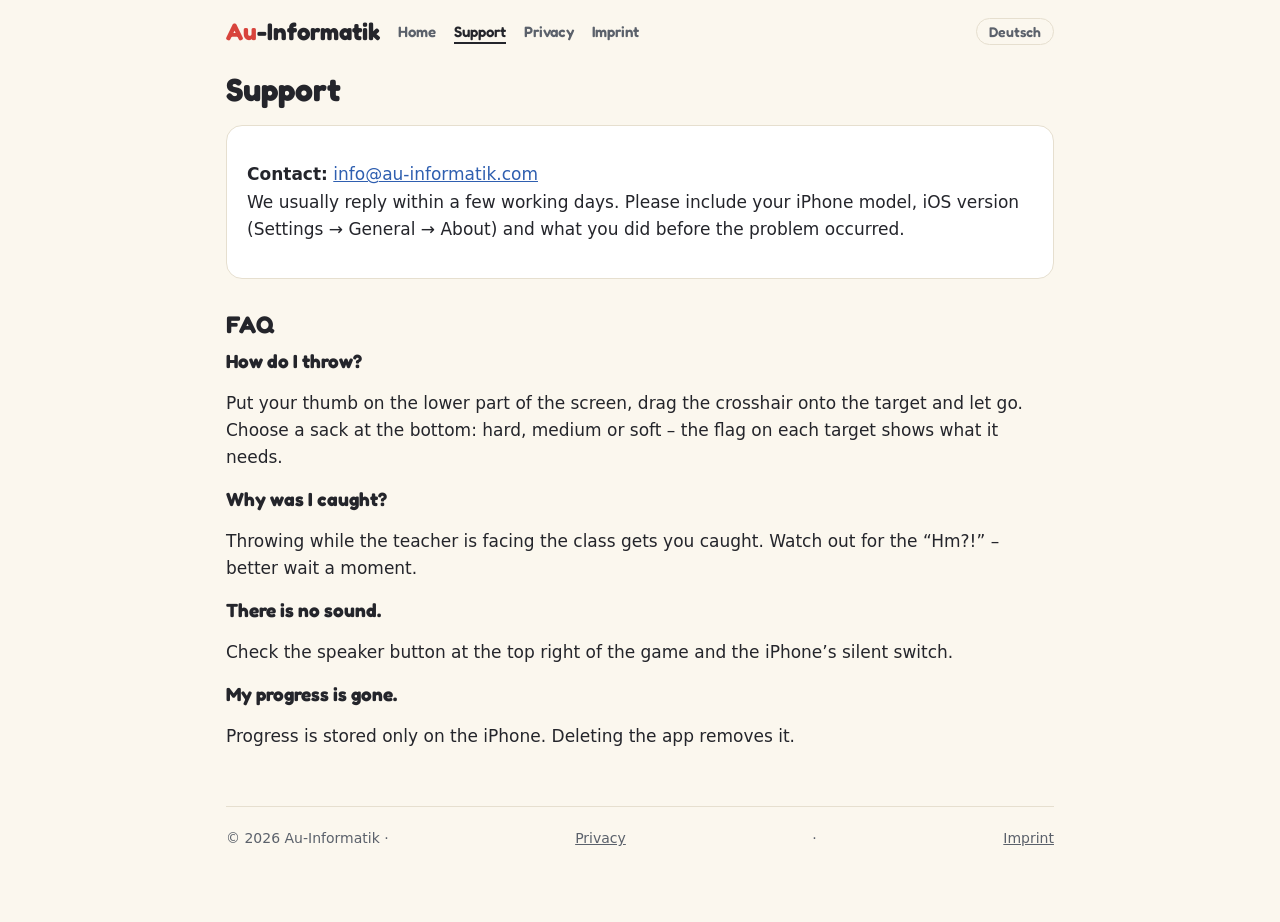
<file: en/support.html>
<!doctype html>
<html lang="en">
<head>
  <meta charset="utf-8">
  <meta name="viewport" content="width=device-width, initial-scale=1">
  <title>Support – AU! Prank the Teacher</title>
  <link rel="icon" href="../favicon.png">
  <link rel="stylesheet" href="../stil.css">
</head>
<body>
<main>
  <header>
    <a class="logo firma" href="index.html"><b>Au</b>-Informatik</a>
    <nav>
      <a href="index.html">Home</a>
      <a href="support.html" aria-current="page">Support</a>
      <a href="privacy.html">Privacy</a>
      <a href="imprint.html">Imprint</a>
    </nav>
    <a class="sprache" href="../support.html">Deutsch</a>
  </header>
  <h1>Support</h1>
  <div class="karte">
    <p><strong>Contact:</strong> <a href="mailto:info@au-informatik.com">info@au-informatik.com</a><br>
    We usually reply within a few working days. Please include your iPhone model, iOS version (Settings → General → About) and what you did before the problem occurred.</p>
  </div>
  <h2>FAQ</h2>
  <h3>How do I throw?</h3>
  <p>Put your thumb on the lower part of the screen, drag the crosshair onto the target and let go. Choose a sack at the bottom: hard, medium or soft – the flag on each target shows what it needs.</p>
  <h3>Why was I caught?</h3>
  <p>Throwing while the teacher is facing the class gets you caught. Watch out for the “Hm?!” – better wait a moment.</p>
  <h3>There is no sound.</h3>
  <p>Check the speaker button at the top right of the game and the iPhone’s silent switch.</p>
  <h3>My progress is gone.</h3>
  <p>Progress is stored only on the iPhone. Deleting the app removes it.</p>
  <footer>© 2026 Au-Informatik · <a href="privacy.html">Privacy</a> · <a href="imprint.html">Imprint</a></footer>
</main>
</body>
</html>
</file>
<file: stil.css>
/* Au-Informatik – gemeinsamer Stil aller Seiten (Start, Support, Datenschutz,
   Impressum). Schriften liegen selbst gehostet in /schrift (keine Abrufe bei
   Dritten, Datenschutz). */
@font-face { font-family: 'Luckiest Guy'; src: url('schrift/LuckiestGuy-Regular.ttf') format('truetype'); font-display: swap; }
@font-face { font-family: 'Fredoka'; src: url('schrift/Fredoka-SemiBold.ttf') format('truetype'); font-weight: 600; font-display: swap; }
@font-face { font-family: 'Fredoka'; src: url('schrift/Fredoka-Bold.ttf') format('truetype'); font-weight: 700; font-display: swap; }

:root {
  --grund: #fbf7ee;
  --text: #24252b;
  --leise: #5b616b;
  --rot: #d8443c;
  --blau: #2f5fb0;
  --himmel: #6abcfc;       /* wie Startbild und App-Symbol */
  --tinte: #17171a;
  --karte: #ffffff;
  --linie: #e6dfcf;
  --schatten: 0 10px 30px rgba(23, 23, 26, 0.10);
}
@media (prefers-color-scheme: dark) {
  :root:not([data-theme='light']) {
    --grund: #1b1c21;
    --text: #f2efe6;
    --leise: #b6b1a6;
    --blau: #8fb2f0;
    --karte: #25262c;
    --linie: #393a41;
    --schatten: 0 10px 30px rgba(0, 0, 0, 0.35);
  }
}
* { box-sizing: border-box; }
html { scroll-behavior: smooth; }
body {
  margin: 0;
  background: var(--grund);
  color: var(--text);
  font: 17px/1.6 system-ui, -apple-system, 'Segoe UI', sans-serif;
  -webkit-text-size-adjust: 100%;
}
img { max-width: 100%; height: auto; }
a { color: var(--blau); }

/* Unterseiten: schmale Spalte */
main { max-width: 860px; margin: 0 auto; padding: 0 16px 64px; }
/* Startseite: wächst mit dem Bildschirm (Feedback 4.11.: am grossen Bildschirm
   blieb links und rechts viel leer), Rand wächst mit */
.breit { max-width: 1600px; padding-left: clamp(16px, 4vw, 56px); padding-right: clamp(16px, 4vw, 56px); }

/* Kopf */
header { display: flex; align-items: center; gap: 18px; flex-wrap: wrap; padding: 18px 0; margin-bottom: 8px; }
header a.logo {
  font-family: 'Luckiest Guy', 'Arial Black', sans-serif; font-size: 34px; line-height: 1;
  color: var(--rot); text-decoration: none; letter-spacing: 1px;
  -webkit-text-stroke: 2px var(--tinte); paint-order: stroke fill;
}
nav { display: flex; gap: 18px; flex-wrap: wrap; font: 600 15px 'Fredoka', system-ui, sans-serif; }
nav a { color: var(--leise); text-decoration: none; }
nav a:hover, nav a[aria-current] { color: var(--text); }
nav a[aria-current] { text-decoration: underline; text-underline-offset: 5px; text-decoration-thickness: 2px; }
.sprache { margin-left: auto; font: 600 14px 'Fredoka', system-ui, sans-serif; color: var(--leise); text-decoration: none; border: 1px solid var(--linie); border-radius: 999px; padding: 4px 12px; }

h1, h2, h3 { font-family: 'Fredoka', system-ui, sans-serif; font-weight: 700; line-height: 1.2; }
h1 { font-size: 32px; margin: 8px 0 12px; }
h2 { font-size: 24px; margin: 32px 0 10px; }
h3 { font-size: 19px; margin: 0 0 6px; }
.karte { background: var(--karte); border: 1px solid var(--linie); border-radius: 16px; padding: 18px 20px; margin: 16px 0; }
.leise { color: var(--leise); font-size: 15px; }

/* Knöpfe */
.knopf {
  display: inline-flex; align-items: center; gap: 10px;
  background: var(--tinte); color: #fff; font: 700 17px 'Fredoka', system-ui, sans-serif;
  padding: 13px 24px; border-radius: 14px; text-decoration: none;
  box-shadow: 0 5px 0 rgba(0, 0, 0, 0.25); transition: transform .12s ease;
}
.knopf:hover { transform: translateY(-2px); }
.knopf small { display: block; font-weight: 600; font-size: 12px; opacity: .8; line-height: 1; }
.knopf span { line-height: 1.15; text-align: left; }
.knopf.hell { background: transparent; color: var(--tinte); box-shadow: none; border: 2px solid var(--tinte); }

/* Held auf himmelblauer Fläche (ohne Punkte, Auftraggeber 4.11.) */
.held {
  position: relative; overflow: hidden; border-radius: 28px; margin: 4px 0 8px;
  background: var(--himmel); color: var(--tinte);
  display: grid; grid-template-columns: 1.1fr 1fr; align-items: center; gap: 12px;
  padding: 48px 48px 0; border: 3px solid var(--tinte); box-shadow: 0 8px 0 var(--tinte);
}
.held .text { padding-bottom: 48px; }
.held .ueber { font: 700 14px 'Fredoka', system-ui, sans-serif; letter-spacing: 1.5px; text-transform: uppercase; margin: 0 0 14px; }
.held h1 {
  font-family: 'Luckiest Guy', 'Arial Black', sans-serif; font-weight: 400; font-size: clamp(40px, 6vw, 68px);
  line-height: 1.02; margin: 0 0 16px; color: #fff; letter-spacing: 1px;
  -webkit-text-stroke: 7px var(--tinte); paint-order: stroke fill; text-shadow: 0 5px 0 var(--tinte);
}
.held p.satz { font-size: 19px; max-width: 30em; margin: 0 0 22px; }
.held .knoepfe { display: flex; gap: 12px; flex-wrap: wrap; align-items: center; }
.held .fakten { font: 600 14px 'Fredoka', system-ui, sans-serif; margin: 16px 0 0; opacity: .85; }
.szene { position: relative; height: 420px; align-self: end; display: flex; justify-content: space-between; align-items: flex-end; gap: 8px; }
.szene img { width: auto; max-width: none; margin-bottom: -6px; filter: drop-shadow(0 6px 0 rgba(23,23,26,.18)); }
.szene .flick { height: 290px; }
.szene .lehrerin { height: 370px; }
.szene .knall {
  position: absolute; left: 34%; top: 18px; transform: rotate(-8deg);
  font-family: 'Luckiest Guy', 'Arial Black', sans-serif; font-size: 46px; color: var(--rot);
  background: #fff; border: 4px solid var(--tinte); border-radius: 50% 46% 52% 44%; padding: 18px 22px 10px;
  -webkit-text-stroke: 1px var(--tinte); box-shadow: 0 5px 0 var(--tinte);
}

/* Abschnitte */
section.block { margin: 64px 0; }
section.block > h2 { font-size: clamp(26px, 3.2vw, 34px); margin: 0 0 8px; }
section.block > p.lead { color: var(--leise); font-size: 18px; margin: 0 0 24px; max-width: 42em; }
.raster { display: grid; grid-template-columns: repeat(3, 1fr); gap: 16px; }
.raster .karte { margin: 0; box-shadow: var(--schatten); }
.raster .zeichen { font-size: 30px; line-height: 1; margin-bottom: 10px; }
.raster p { margin: 0; color: var(--leise); font-size: 16px; }

/* Bildergalerie (wischbar) */
.galerie {
  display: grid; grid-auto-flow: column; grid-auto-columns: 230px; gap: 16px;
  overflow-x: auto; scroll-snap-type: x mandatory; padding: 4px 2px 18px; margin: 0 -2px;
  -webkit-overflow-scrolling: touch;
}
.galerie img { width: 230px; border-radius: 22px; scroll-snap-align: start; box-shadow: var(--schatten); background: var(--himmel); }

/* Neu / Studio */
.zweispaltig { display: grid; grid-template-columns: 1fr 1fr; gap: 16px; }
.zweispaltig .karte { margin: 0; }
.liste { margin: 8px 0 0; padding-left: 20px; }
.liste li { margin: 4px 0; }
.studio { display: grid; grid-template-columns: 160px 1fr; gap: 28px; align-items: center; }
.studio img { width: 160px; }

footer { margin-top: 56px; border-top: 1px solid var(--linie); padding: 20px 0 8px; font-size: 14px; color: var(--leise); display: flex; gap: 16px; flex-wrap: wrap; justify-content: space-between; }
footer a { color: var(--leise); }

@media (max-width: 860px) {
  .held { grid-template-columns: 1fr; padding: 32px 24px 0; text-align: left; }
  .held .text { padding-bottom: 8px; }
  .szene { height: 290px; max-width: 440px; }
  .szene .flick { height: 210px; }
  .szene .lehrerin { height: 270px; }
  .szene .knall { font-size: 30px; left: 32%; top: 4px; padding: 12px 16px 6px; }
  .raster { grid-template-columns: 1fr 1fr; }
  .zweispaltig { grid-template-columns: 1fr; }
}
@media (max-width: 560px) {
  .szene { height: 250px; }
  .szene .flick { height: 170px; }
  .szene .lehrerin { height: 230px; }
  header { gap: 12px; }
  .raster { grid-template-columns: 1fr; }
  .studio { grid-template-columns: 1fr; }
  .studio img { width: 120px; }
  .held { border-radius: 20px; }
  .galerie { grid-auto-columns: 200px; }
  .galerie img { width: 200px; }
}
@media (prefers-reduced-motion: reduce) {
  html { scroll-behavior: auto; }
  .knopf { transition: none; }
}

/* Firmenseite (au-informatik.com): ruhiger als die Spielseite */
header a.logo.firma {
  font-family: 'Fredoka', system-ui, sans-serif; font-weight: 700; font-size: 24px;
  color: var(--text); -webkit-text-stroke: 0; letter-spacing: 0;
}
header a.logo.firma b { color: var(--rot); font-weight: 700; }
.firma-held { padding: 56px 0 24px; max-width: 52em; }
.firma-held .ueber { font: 700 14px 'Fredoka', system-ui, sans-serif; letter-spacing: 1.5px; text-transform: uppercase; color: var(--leise); margin: 0 0 12px; }
.firma-held h1 { font-size: clamp(34px, 5vw, 54px); line-height: 1.08; margin: 0 0 18px; }
.firma-held h1 em { font-style: normal; color: var(--rot); }
.firma-held p { font-size: 19px; color: var(--leise); margin: 0; }
.saeulen { display: grid; grid-template-columns: repeat(4, 1fr); gap: clamp(16px, 1.6vw, 26px); margin: 32px 0 0; }
.saeule {
  background: var(--karte); border: 1px solid var(--linie); border-radius: 20px; padding: 0 0 22px;
  box-shadow: var(--schatten); overflow: hidden; display: flex; flex-direction: column;
}
.saeule .kopf { height: 150px; display: flex; align-items: flex-end; justify-content: center; position: relative; overflow: hidden; }
.saeule .kopf .marke { position: absolute; left: 20px; top: 18px; font: 700 26px 'Fredoka', system-ui, sans-serif; color: #fff; }
.saeule.spiel .kopf { background: var(--himmel); }
.saeule.spiel .kopf .marke { font-family: 'Luckiest Guy', 'Arial Black', sans-serif; font-weight: 400; font-size: 34px; color: var(--rot); -webkit-text-stroke: 1.5px var(--tinte); }
.saeule.spiel .kopf img { height: 136px; width: auto; margin: 0 0 6px 90px; }
/* Farben der Standbeine (Auftraggeber 3.11.2026): Play hellblau, Feel klares
   Violett. See und Learn seit 18.11.2026 nicht mehr auf der Seite
   (Zweig archiv-see-learn) */
.saeule.wohl .kopf { background: linear-gradient(135deg, #8b5cf6, #6d28d9); }
.saeule .kopf .zeichen-gross { font-size: 64px; line-height: 1; margin: 0 0 24px 120px; opacity: .95; }
.saeule .inhalt { padding: 18px 22px 0; flex: 1; display: flex; flex-direction: column; }
.saeule .bereich { font: 700 13px 'Fredoka', system-ui, sans-serif; letter-spacing: 1.2px; text-transform: uppercase; color: var(--leise); margin: 0 0 4px; }
.saeule h3 { font-size: 21px; margin: 0 0 8px; }
.saeule p { margin: 0 0 12px; color: var(--leise); font-size: 16px; }
.saeule .status { align-self: flex-start; margin-top: auto; display: inline-block; font: 600 13px 'Fredoka', system-ui, sans-serif; padding: 3px 10px; border-radius: 999px; background: var(--grund); border: 1px solid var(--linie); color: var(--text); }
.saeule .weiter { padding: 0 22px; margin: 14px 0 0; min-height: 1.4em; font: 600 15px 'Fredoka', system-ui, sans-serif; }
.grundsaetze { display: grid; grid-template-columns: repeat(3, 1fr); gap: 18px; }
.grundsaetze h3 { font-size: 18px; }
.grundsaetze p { margin: 0; color: var(--leise); font-size: 16px; }
.saeulen.zwei { grid-template-columns: repeat(2, 1fr); }
.saeulen.zwei .saeule .kopf { height: 190px; }
.saeulen.zwei .saeule.spiel .kopf img { height: 176px; }
@media (max-width: 1100px) {
  .saeulen { grid-template-columns: repeat(2, 1fr); }
}
@media (max-width: 860px) {
  .grundsaetze { grid-template-columns: 1fr; }
}

/* Handy: die Standbeine untereinander (nach der Regel für mittlere Breiten) */
@media (max-width: 560px) {
  .saeulen, .saeulen.zwei { grid-template-columns: 1fr; }
}

/* Spielseite AU! (spiel.html, en/game.html): Kopf im Himmelblau von Startbild
   und App-Symbol, Handy-Ansichten aus den Store-Bildern 1.5 */
.spiel-held {
  display: grid; grid-template-columns: 1fr auto; align-items: end; gap: 24px;
  margin: 24px 0 8px; padding: clamp(24px, 4vw, 56px) clamp(20px, 4vw, 56px) 0;
  border-radius: 28px; overflow: hidden;
  background: var(--himmel);
}
.spiel-text { padding-bottom: clamp(24px, 4vw, 56px); max-width: 40em; }
.spiel-held .spiel-marke { font-family: 'Luckiest Guy', 'Arial Black', sans-serif; font-size: clamp(64px, 9vw, 112px); line-height: .9; margin: 0; color: var(--rot); -webkit-text-stroke: 3px var(--tinte); }
.spiel-held .spiel-unter { display: inline-block; margin: 8px 0 18px; padding: 4px 16px; border-radius: 999px; background: #fff; border: 2px solid var(--tinte); font: 700 17px 'Fredoka', system-ui, sans-serif; color: var(--tinte); }
.spiel-held h1 { font-size: clamp(28px, 3.4vw, 44px); line-height: 1.1; margin: 0 0 14px; color: var(--tinte); }
.spiel-held p { color: #1d2a3a; font-size: 18px; margin: 0 0 18px; }
.spiel-figur { height: clamp(220px, 30vw, 380px); width: auto; margin-bottom: 14px; filter: drop-shadow(0 6px 0 rgba(23,23,26,.18)); }
.spiel-knoepfe { display: flex; gap: 12px; flex-wrap: wrap; }
.knopf { display: inline-block; padding: 12px 22px; border-radius: 999px; background: var(--tinte); color: #fff; text-decoration: none; font: 700 17px 'Fredoka', system-ui, sans-serif; border: 2px solid var(--tinte); }
.knopf.hell { background: #fff; color: var(--tinte); }
.spiel-bilder { display: grid; grid-template-columns: repeat(5, 1fr); gap: clamp(12px, 1.6vw, 26px); margin: 36px 0 0; }
.spiel-bilder figure { margin: 0; text-align: center; }
.spiel-bilder img { width: 100%; border: 6px solid var(--tinte); border-radius: 28px; background: var(--tinte); box-shadow: var(--schatten); }
.spiel-bilder figcaption { margin-top: 10px; font: 700 16px 'Fredoka', system-ui, sans-serif; }
.grundsaetze.vier { grid-template-columns: repeat(4, 1fr); }
@media (max-width: 1100px) {
  .grundsaetze.vier { grid-template-columns: repeat(2, 1fr); }
}
@media (max-width: 860px) {
  .spiel-held { grid-template-columns: 1fr; }
  .spiel-figur { justify-self: end; height: 220px; margin-top: -40px; }
  .spiel-bilder { grid-auto-flow: column; grid-template-columns: none; grid-auto-columns: 46%; overflow-x: auto; scroll-snap-type: x mandatory; padding-bottom: 8px; }
  .spiel-bilder figure { scroll-snap-align: start; }
}
@media (max-width: 560px) {
  .spiel-bilder { grid-auto-columns: 70%; }
  .grundsaetze.vier { grid-template-columns: 1fr; }
}
</file>
